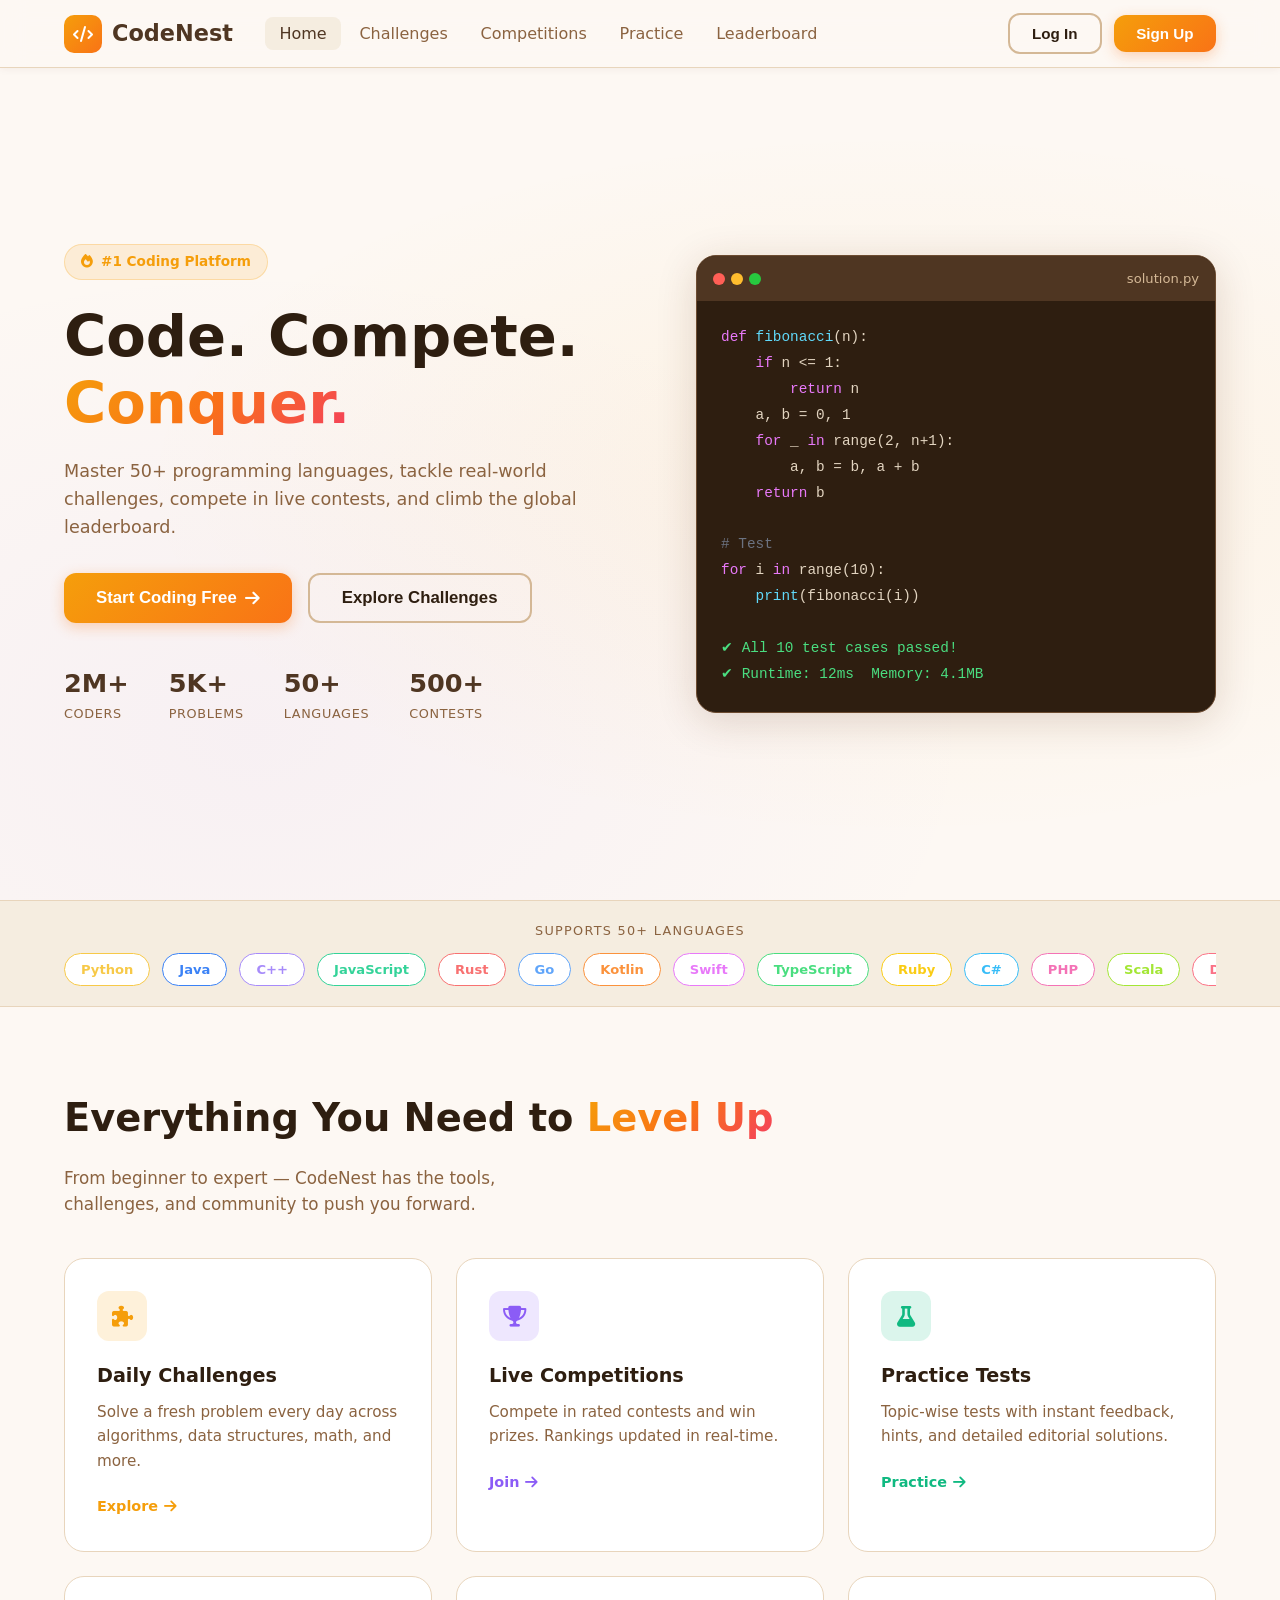
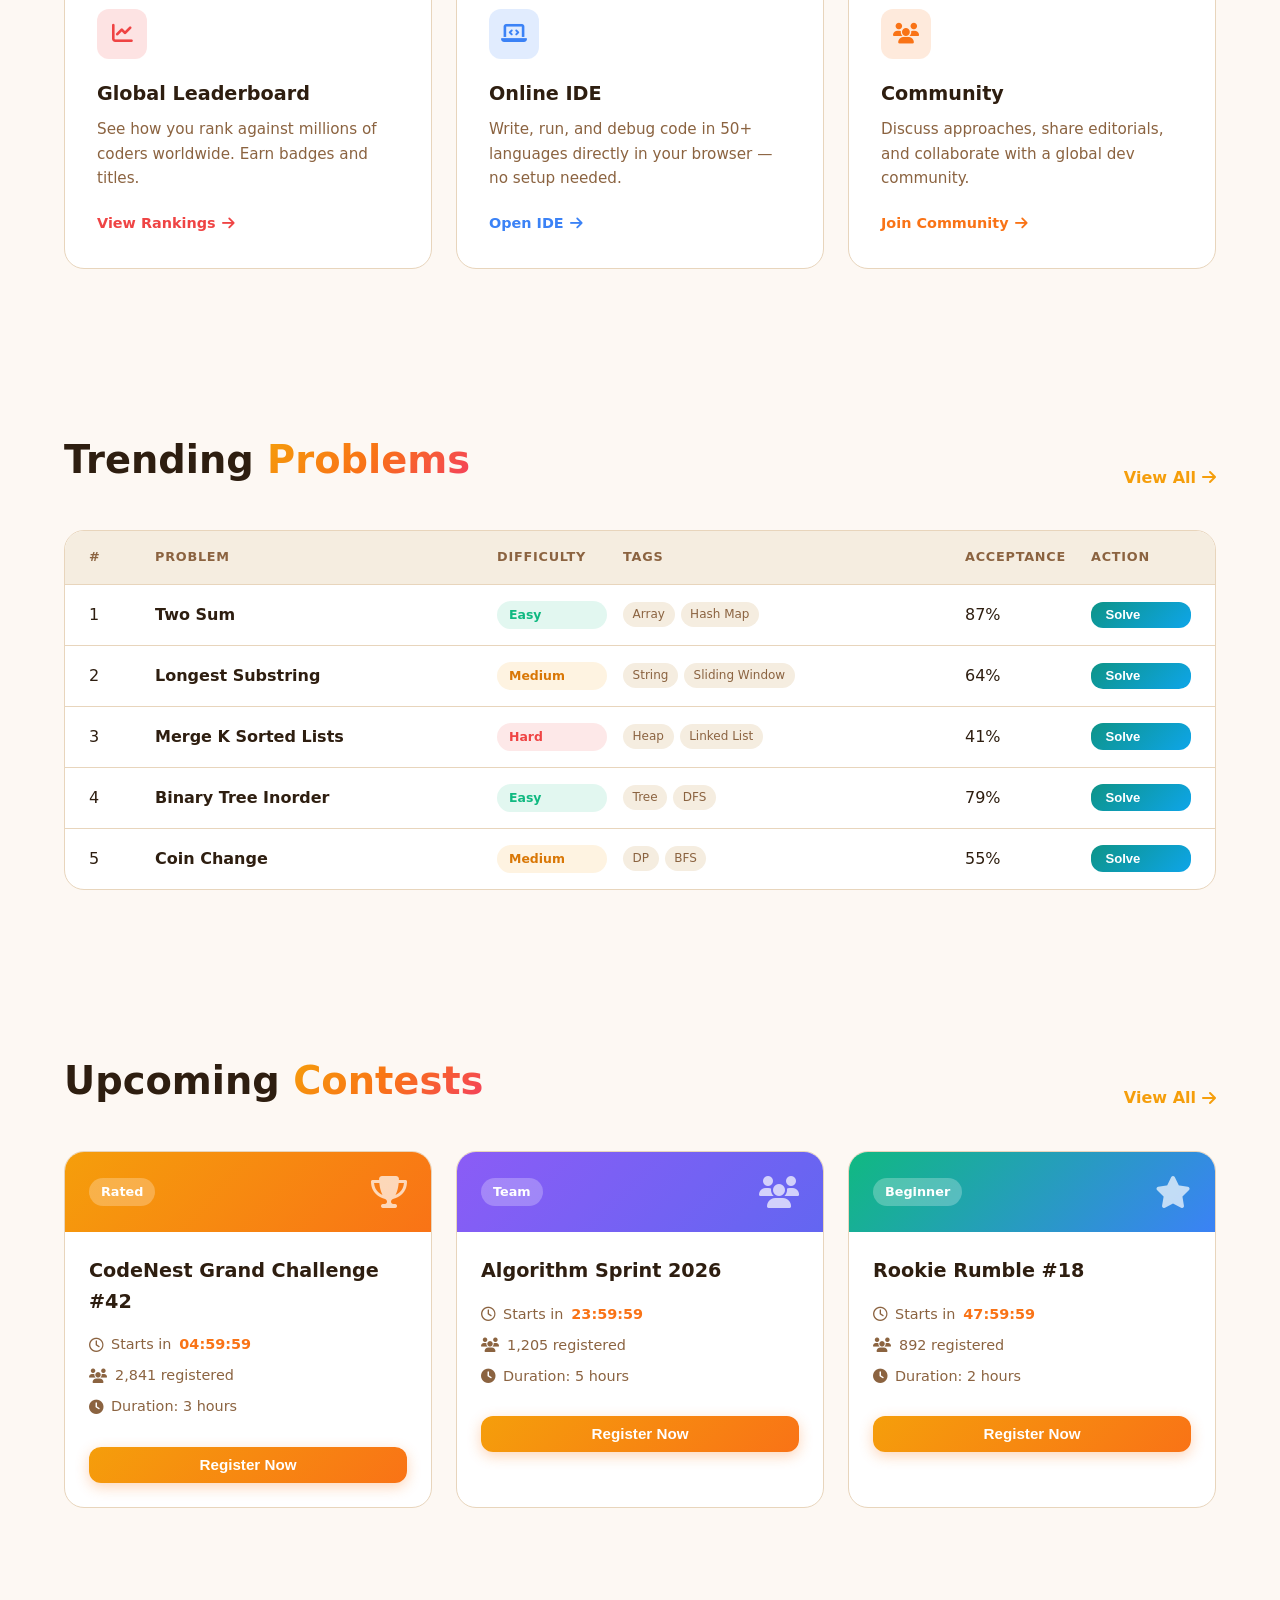
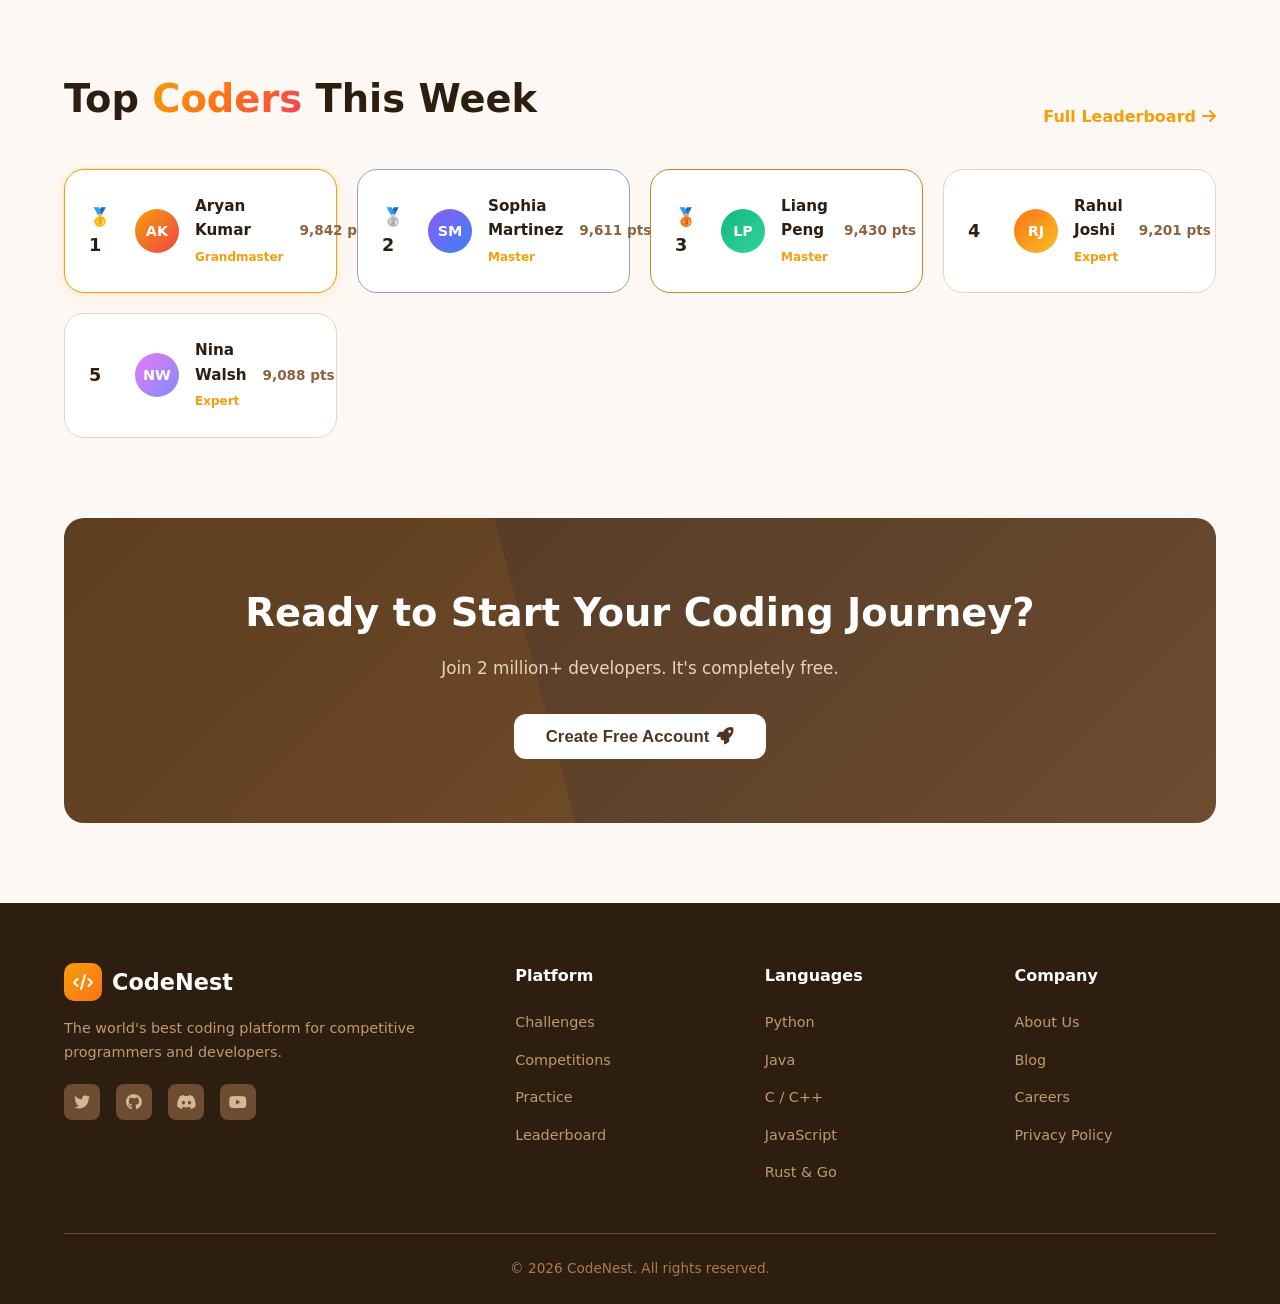
<file: index.html>
<!DOCTYPE html>
<html lang="en">
<head>
  <meta charset="UTF-8" />
  <meta name="viewport" content="width=device-width, initial-scale=1.0"/>
  <title>CodeNest – Code. Compete. Conquer.</title>
  <link rel="stylesheet" href="assets/css/style.css" />
  <link rel="stylesheet" href="https://cdnjs.cloudflare.com/ajax/libs/font-awesome/6.5.0/css/all.min.css"/>
</head>
<body>

  <!-- NAVBAR -->
  <nav class="navbar">
    <div class="nav-brand">
      <span class="brand-icon"><i class="fas fa-code"></i></span>
      <span class="brand-name">CodeNest</span>
    </div>
    <ul class="nav-links">
      <li><a href="index.html" class="active">Home</a></li>
      <li><a href="challenges.html">Challenges</a></li>
      <li><a href="competitions.html">Competitions</a></li>
      <li><a href="practice.html">Practice</a></li>
      <li><a href="leaderboard.html">Leaderboard</a></li>
    </ul>
    <div class="nav-actions">
      <button class="btn btn-outline" onclick="openModal('loginModal')">Log In</button>
      <button class="btn btn-primary" onclick="openModal('signupModal')">Sign Up</button>
    </div>
    <div class="hamburger" onclick="toggleMenu()">
      <span></span><span></span><span></span>
    </div>
  </nav>

  <!-- HERO -->
  <section class="hero">
    <div class="hero-content">
      <div class="hero-badge"><i class="fas fa-fire"></i> #1 Coding Platform</div>
      <h1>Code. Compete.<br/><span class="gradient-text">Conquer.</span></h1>
      <p>Master 50+ programming languages, tackle real-world challenges, compete in live contests, and climb the global leaderboard.</p>
      <div class="hero-buttons">
        <button class="btn btn-primary btn-lg" onclick="openModal('signupModal')">Start Coding Free <i class="fas fa-arrow-right"></i></button>
        <button class="btn btn-outline btn-lg" onclick="window.location='challenges.html'">Explore Challenges</button>
      </div>
      <div class="hero-stats">
        <div class="stat"><span class="stat-num">2M+</span><span class="stat-label">Coders</span></div>
        <div class="stat"><span class="stat-num">5K+</span><span class="stat-label">Problems</span></div>
        <div class="stat"><span class="stat-num">50+</span><span class="stat-label">Languages</span></div>
        <div class="stat"><span class="stat-num">500+</span><span class="stat-label">Contests</span></div>
      </div>
    </div>
    <div class="hero-visual">
      <div class="code-window">
        <div class="code-titlebar">
          <span class="dot red"></span><span class="dot yellow"></span><span class="dot green"></span>
          <span class="code-filename">solution.py</span>
        </div>
        <pre class="code-body"><span class="kw">def</span> <span class="fn">fibonacci</span>(n):
    <span class="kw">if</span> n &lt;= 1:
        <span class="kw">return</span> n
    a, b = 0, 1
    <span class="kw">for</span> _ <span class="kw">in</span> range(2, n+1):
        a, b = b, a + b
    <span class="kw">return</span> b

<span class="cm"># Test</span>
<span class="kw">for</span> i <span class="kw">in</span> range(10):
    <span class="fn">print</span>(fibonacci(i))

<span class="success">✔ All 10 test cases passed!</span>
<span class="success">✔ Runtime: 12ms  Memory: 4.1MB</span></pre>
      </div>
    </div>
  </section>

  <!-- LANGUAGES STRIP -->
  <section class="languages-strip">
    <p class="strip-label">Supports 50+ Languages</p>
    <div class="lang-scroll">
      <div class="lang-track">
        <span class="lang-pill" style="--c:#f7c948">Python</span>
        <span class="lang-pill" style="--c:#3b82f6">Java</span>
        <span class="lang-pill" style="--c:#a78bfa">C++</span>
        <span class="lang-pill" style="--c:#34d399">JavaScript</span>
        <span class="lang-pill" style="--c:#f87171">Rust</span>
        <span class="lang-pill" style="--c:#60a5fa">Go</span>
        <span class="lang-pill" style="--c:#fb923c">Kotlin</span>
        <span class="lang-pill" style="--c:#e879f9">Swift</span>
        <span class="lang-pill" style="--c:#4ade80">TypeScript</span>
        <span class="lang-pill" style="--c:#facc15">Ruby</span>
        <span class="lang-pill" style="--c:#38bdf8">C#</span>
        <span class="lang-pill" style="--c:#f472b6">PHP</span>
        <span class="lang-pill" style="--c:#a3e635">Scala</span>
        <span class="lang-pill" style="--c:#fb7185">Dart</span>
        <span class="lang-pill" style="--c:#818cf8">Haskell</span>
        <span class="lang-pill" style="--c:#fbbf24">R</span>
        <span class="lang-pill" style="--c:#f7c948">Python</span>
        <span class="lang-pill" style="--c:#3b82f6">Java</span>
        <span class="lang-pill" style="--c:#a78bfa">C++</span>
        <span class="lang-pill" style="--c:#34d399">JavaScript</span>
        <span class="lang-pill" style="--c:#f87171">Rust</span>
        <span class="lang-pill" style="--c:#60a5fa">Go</span>
        <span class="lang-pill" style="--c:#fb923c">Kotlin</span>
        <span class="lang-pill" style="--c:#e879f9">Swift</span>
      </div>
    </div>
  </section>

  <!-- FEATURES -->
  <section class="features section">
    <div class="section-header">
      <h2>Everything You Need to <span class="gradient-text">Level Up</span></h2>
      <p>From beginner to expert — CodeNest has the tools, challenges, and community to push you forward.</p>
    </div>
    <div class="features-grid">
      <div class="feature-card" style="--accent:#f59e0b">
        <div class="feature-icon" style="background:rgba(245,158,11,0.15)"><i class="fas fa-puzzle-piece" style="color:#f59e0b"></i></div>
        <h3>Daily Challenges</h3>
        <p>Solve a fresh problem every day across algorithms, data structures, math, and more.</p>
        <a href="challenges.html" class="feature-link">Explore <i class="fas fa-arrow-right"></i></a>
      </div>
      <div class="feature-card" style="--accent:#8b5cf6">
        <div class="feature-icon" style="background:rgba(139,92,246,0.15)"><i class="fas fa-trophy" style="color:#8b5cf6"></i></div>
        <h3>Live Competitions</h3>
        <p>Compete in rated contests and win prizes. Rankings updated in real-time.</p>
        <a href="competitions.html" class="feature-link">Join <i class="fas fa-arrow-right"></i></a>
      </div>
      <div class="feature-card" style="--accent:#10b981">
        <div class="feature-icon" style="background:rgba(16,185,129,0.15)"><i class="fas fa-flask" style="color:#10b981"></i></div>
        <h3>Practice Tests</h3>
        <p>Topic-wise tests with instant feedback, hints, and detailed editorial solutions.</p>
        <a href="practice.html" class="feature-link">Practice <i class="fas fa-arrow-right"></i></a>
      </div>
      <div class="feature-card" style="--accent:#ef4444">
        <div class="feature-icon" style="background:rgba(239,68,68,0.15)"><i class="fas fa-chart-line" style="color:#ef4444"></i></div>
        <h3>Global Leaderboard</h3>
        <p>See how you rank against millions of coders worldwide. Earn badges and titles.</p>
        <a href="leaderboard.html" class="feature-link">View Rankings <i class="fas fa-arrow-right"></i></a>
      </div>
      <div class="feature-card" style="--accent:#3b82f6">
        <div class="feature-icon" style="background:rgba(59,130,246,0.15)"><i class="fas fa-laptop-code" style="color:#3b82f6"></i></div>
        <h3>Online IDE</h3>
        <p>Write, run, and debug code in 50+ languages directly in your browser — no setup needed.</p>
        <a href="practice.html" class="feature-link">Open IDE <i class="fas fa-arrow-right"></i></a>
      </div>
      <div class="feature-card" style="--accent:#f97316">
        <div class="feature-icon" style="background:rgba(249,115,22,0.15)"><i class="fas fa-users" style="color:#f97316"></i></div>
        <h3>Community</h3>
        <p>Discuss approaches, share editorials, and collaborate with a global dev community.</p>
        <a href="#" class="feature-link">Join Community <i class="fas fa-arrow-right"></i></a>
      </div>
    </div>
  </section>

  <!-- TRENDING PROBLEMS -->
  <section class="problems-section section">
    <div class="section-header">
      <h2>Trending <span class="gradient-text">Problems</span></h2>
      <a href="challenges.html" class="view-all">View All <i class="fas fa-arrow-right"></i></a>
    </div>
    <div class="problems-table">
      <div class="table-header">
        <span>#</span><span>Problem</span><span>Difficulty</span><span>Tags</span><span>Acceptance</span><span>Action</span>
      </div>
      <div class="table-row">
        <span>1</span>
        <span class="prob-name">Two Sum</span>
        <span class="badge easy">Easy</span>
        <span class="tags"><span class="tag">Array</span><span class="tag">Hash Map</span></span>
        <span>87%</span>
        <button class="btn btn-sm btn-teal" onclick="window.location='challenges.html'">Solve</button>
      </div>
      <div class="table-row">
        <span>2</span>
        <span class="prob-name">Longest Substring</span>
        <span class="badge medium">Medium</span>
        <span class="tags"><span class="tag">String</span><span class="tag">Sliding Window</span></span>
        <span>64%</span>
        <button class="btn btn-sm btn-teal" onclick="window.location='challenges.html'">Solve</button>
      </div>
      <div class="table-row">
        <span>3</span>
        <span class="prob-name">Merge K Sorted Lists</span>
        <span class="badge hard">Hard</span>
        <span class="tags"><span class="tag">Heap</span><span class="tag">Linked List</span></span>
        <span>41%</span>
        <button class="btn btn-sm btn-teal" onclick="window.location='challenges.html'">Solve</button>
      </div>
      <div class="table-row">
        <span>4</span>
        <span class="prob-name">Binary Tree Inorder</span>
        <span class="badge easy">Easy</span>
        <span class="tags"><span class="tag">Tree</span><span class="tag">DFS</span></span>
        <span>79%</span>
        <button class="btn btn-sm btn-teal" onclick="window.location='challenges.html'">Solve</button>
      </div>
      <div class="table-row">
        <span>5</span>
        <span class="prob-name">Coin Change</span>
        <span class="badge medium">Medium</span>
        <span class="tags"><span class="tag">DP</span><span class="tag">BFS</span></span>
        <span>55%</span>
        <button class="btn btn-sm btn-teal" onclick="window.location='challenges.html'">Solve</button>
      </div>
    </div>
  </section>

  <!-- UPCOMING CONTESTS -->
  <section class="contests-section section">
    <div class="section-header">
      <h2>Upcoming <span class="gradient-text">Contests</span></h2>
      <a href="competitions.html" class="view-all">View All <i class="fas fa-arrow-right"></i></a>
    </div>
    <div class="contests-grid">
      <div class="contest-card">
        <div class="contest-header" style="background: linear-gradient(135deg,#f59e0b,#f97316)">
          <span class="contest-type">Rated</span>
          <i class="fas fa-trophy contest-icon"></i>
        </div>
        <div class="contest-body">
          <h3>CodeNest Grand Challenge #42</h3>
          <p><i class="far fa-clock"></i> Starts in <span class="countdown" data-hours="5">05:23:10</span></p>
          <p><i class="fas fa-users"></i> 2,841 registered</p>
          <p><i class="fas fa-clock"></i> Duration: 3 hours</p>
          <button class="btn btn-primary" onclick="window.location='competitions.html'">Register Now</button>
        </div>
      </div>
      <div class="contest-card">
        <div class="contest-header" style="background: linear-gradient(135deg,#8b5cf6,#6366f1)">
          <span class="contest-type">Team</span>
          <i class="fas fa-users contest-icon"></i>
        </div>
        <div class="contest-body">
          <h3>Algorithm Sprint 2026</h3>
          <p><i class="far fa-clock"></i> Starts in <span class="countdown" data-hours="24">23:59:59</span></p>
          <p><i class="fas fa-users"></i> 1,205 registered</p>
          <p><i class="fas fa-clock"></i> Duration: 5 hours</p>
          <button class="btn btn-primary" onclick="window.location='competitions.html'">Register Now</button>
        </div>
      </div>
      <div class="contest-card">
        <div class="contest-header" style="background: linear-gradient(135deg,#10b981,#3b82f6)">
          <span class="contest-type">Beginner</span>
          <i class="fas fa-star contest-icon"></i>
        </div>
        <div class="contest-body">
          <h3>Rookie Rumble #18</h3>
          <p><i class="far fa-clock"></i> Starts in <span class="countdown" data-hours="48">47:30:00</span></p>
          <p><i class="fas fa-users"></i> 892 registered</p>
          <p><i class="fas fa-clock"></i> Duration: 2 hours</p>
          <button class="btn btn-primary" onclick="window.location='competitions.html'">Register Now</button>
        </div>
      </div>
    </div>
  </section>

  <!-- TOP CODERS -->
  <section class="top-coders section">
    <div class="section-header">
      <h2>Top <span class="gradient-text">Coders</span> This Week</h2>
      <a href="leaderboard.html" class="view-all">Full Leaderboard <i class="fas fa-arrow-right"></i></a>
    </div>
    <div class="coders-grid">
      <div class="coder-card rank-1">
        <div class="coder-rank">🥇 1</div>
        <div class="coder-avatar" style="background:linear-gradient(135deg,#f59e0b,#ef4444)">AK</div>
        <div class="coder-info">
          <h4>Aryan Kumar</h4>
          <span class="coder-title">Grandmaster</span>
        </div>
        <div class="coder-score">9,842 pts</div>
      </div>
      <div class="coder-card rank-2">
        <div class="coder-rank">🥈 2</div>
        <div class="coder-avatar" style="background:linear-gradient(135deg,#8b5cf6,#3b82f6)">SM</div>
        <div class="coder-info">
          <h4>Sophia Martinez</h4>
          <span class="coder-title">Master</span>
        </div>
        <div class="coder-score">9,611 pts</div>
      </div>
      <div class="coder-card rank-3">
        <div class="coder-rank">🥉 3</div>
        <div class="coder-avatar" style="background:linear-gradient(135deg,#10b981,#34d399)">LP</div>
        <div class="coder-info">
          <h4>Liang Peng</h4>
          <span class="coder-title">Master</span>
        </div>
        <div class="coder-score">9,430 pts</div>
      </div>
      <div class="coder-card">
        <div class="coder-rank">4</div>
        <div class="coder-avatar" style="background:linear-gradient(135deg,#f97316,#fbbf24)">RJ</div>
        <div class="coder-info">
          <h4>Rahul Joshi</h4>
          <span class="coder-title">Expert</span>
        </div>
        <div class="coder-score">9,201 pts</div>
      </div>
      <div class="coder-card">
        <div class="coder-rank">5</div>
        <div class="coder-avatar" style="background:linear-gradient(135deg,#e879f9,#818cf8)">NW</div>
        <div class="coder-info">
          <h4>Nina Walsh</h4>
          <span class="coder-title">Expert</span>
        </div>
        <div class="coder-score">9,088 pts</div>
      </div>
    </div>
  </section>

  <!-- CTA BANNER -->
  <section class="cta-banner">
    <div class="cta-content">
      <h2>Ready to Start Your Coding Journey?</h2>
      <p>Join 2 million+ developers. It's completely free.</p>
      <button class="btn btn-white btn-lg" onclick="openModal('signupModal')">Create Free Account <i class="fas fa-rocket"></i></button>
    </div>
  </section>

  <!-- FOOTER -->
  <footer class="footer">
    <div class="footer-grid">
      <div class="footer-brand">
        <div class="nav-brand" style="margin-bottom:1rem">
          <span class="brand-icon"><i class="fas fa-code"></i></span>
          <span class="brand-name">CodeNest</span>
        </div>
        <p>The world's best coding platform for competitive programmers and developers.</p>
        <div class="social-links">
          <a href="#"><i class="fab fa-twitter"></i></a>
          <a href="#"><i class="fab fa-github"></i></a>
          <a href="#"><i class="fab fa-discord"></i></a>
          <a href="#"><i class="fab fa-youtube"></i></a>
        </div>
      </div>
      <div class="footer-col">
        <h4>Platform</h4>
        <ul>
          <li><a href="challenges.html">Challenges</a></li>
          <li><a href="competitions.html">Competitions</a></li>
          <li><a href="practice.html">Practice</a></li>
          <li><a href="leaderboard.html">Leaderboard</a></li>
        </ul>
      </div>
      <div class="footer-col">
        <h4>Languages</h4>
        <ul>
          <li><a href="#">Python</a></li>
          <li><a href="#">Java</a></li>
          <li><a href="#">C / C++</a></li>
          <li><a href="#">JavaScript</a></li>
          <li><a href="#">Rust & Go</a></li>
        </ul>
      </div>
      <div class="footer-col">
        <h4>Company</h4>
        <ul>
          <li><a href="#">About Us</a></li>
          <li><a href="#">Blog</a></li>
          <li><a href="#">Careers</a></li>
          <li><a href="#">Privacy Policy</a></li>
        </ul>
      </div>
    </div>
    <div class="footer-bottom">
      <p>&copy; 2026 CodeNest. All rights reserved.</p>
    </div>
  </footer>

  <!-- LOGIN MODAL -->
  <div class="modal-overlay" id="loginModal">
    <div class="modal">
      <button class="modal-close" onclick="closeModal('loginModal')"><i class="fas fa-times"></i></button>
      <h2>Welcome Back <i class="fas fa-code"></i></h2>
      <p class="modal-sub">Log in to continue coding</p>
      <form onsubmit="handleLogin(event)">
        <div class="form-group">
          <label>Email / Username</label>
          <input type="text" placeholder="you@codenest.io" required />
        </div>
        <div class="form-group">
          <label>Password</label>
          <input type="password" placeholder="••••••••" required />
        </div>
        <button type="submit" class="btn btn-primary btn-block">Log In</button>
      </form>
      <p class="modal-footer-text">Don't have an account? <a onclick="switchModal('loginModal','signupModal')">Sign Up</a></p>
    </div>
  </div>

  <!-- SIGNUP MODAL -->
  <div class="modal-overlay" id="signupModal">
    <div class="modal">
      <button class="modal-close" onclick="closeModal('signupModal')"><i class="fas fa-times"></i></button>
      <h2>Join CodeNest <i class="fas fa-rocket"></i></h2>
      <p class="modal-sub">Create your free account</p>
      <form onsubmit="handleSignup(event)">
        <div class="form-group">
          <label>Username</label>
          <input type="text" placeholder="coder_legend" required />
        </div>
        <div class="form-group">
          <label>Email</label>
          <input type="email" placeholder="you@example.com" required />
        </div>
        <div class="form-group">
          <label>Password</label>
          <input type="password" placeholder="••••••••" required />
        </div>
        <button type="submit" class="btn btn-primary btn-block">Create Account</button>
      </form>
      <p class="modal-footer-text">Already have an account? <a onclick="switchModal('signupModal','loginModal')">Log In</a></p>
    </div>
  </div>

  <script src="assets/js/main.js"></script>
</body>
</html>
</file>
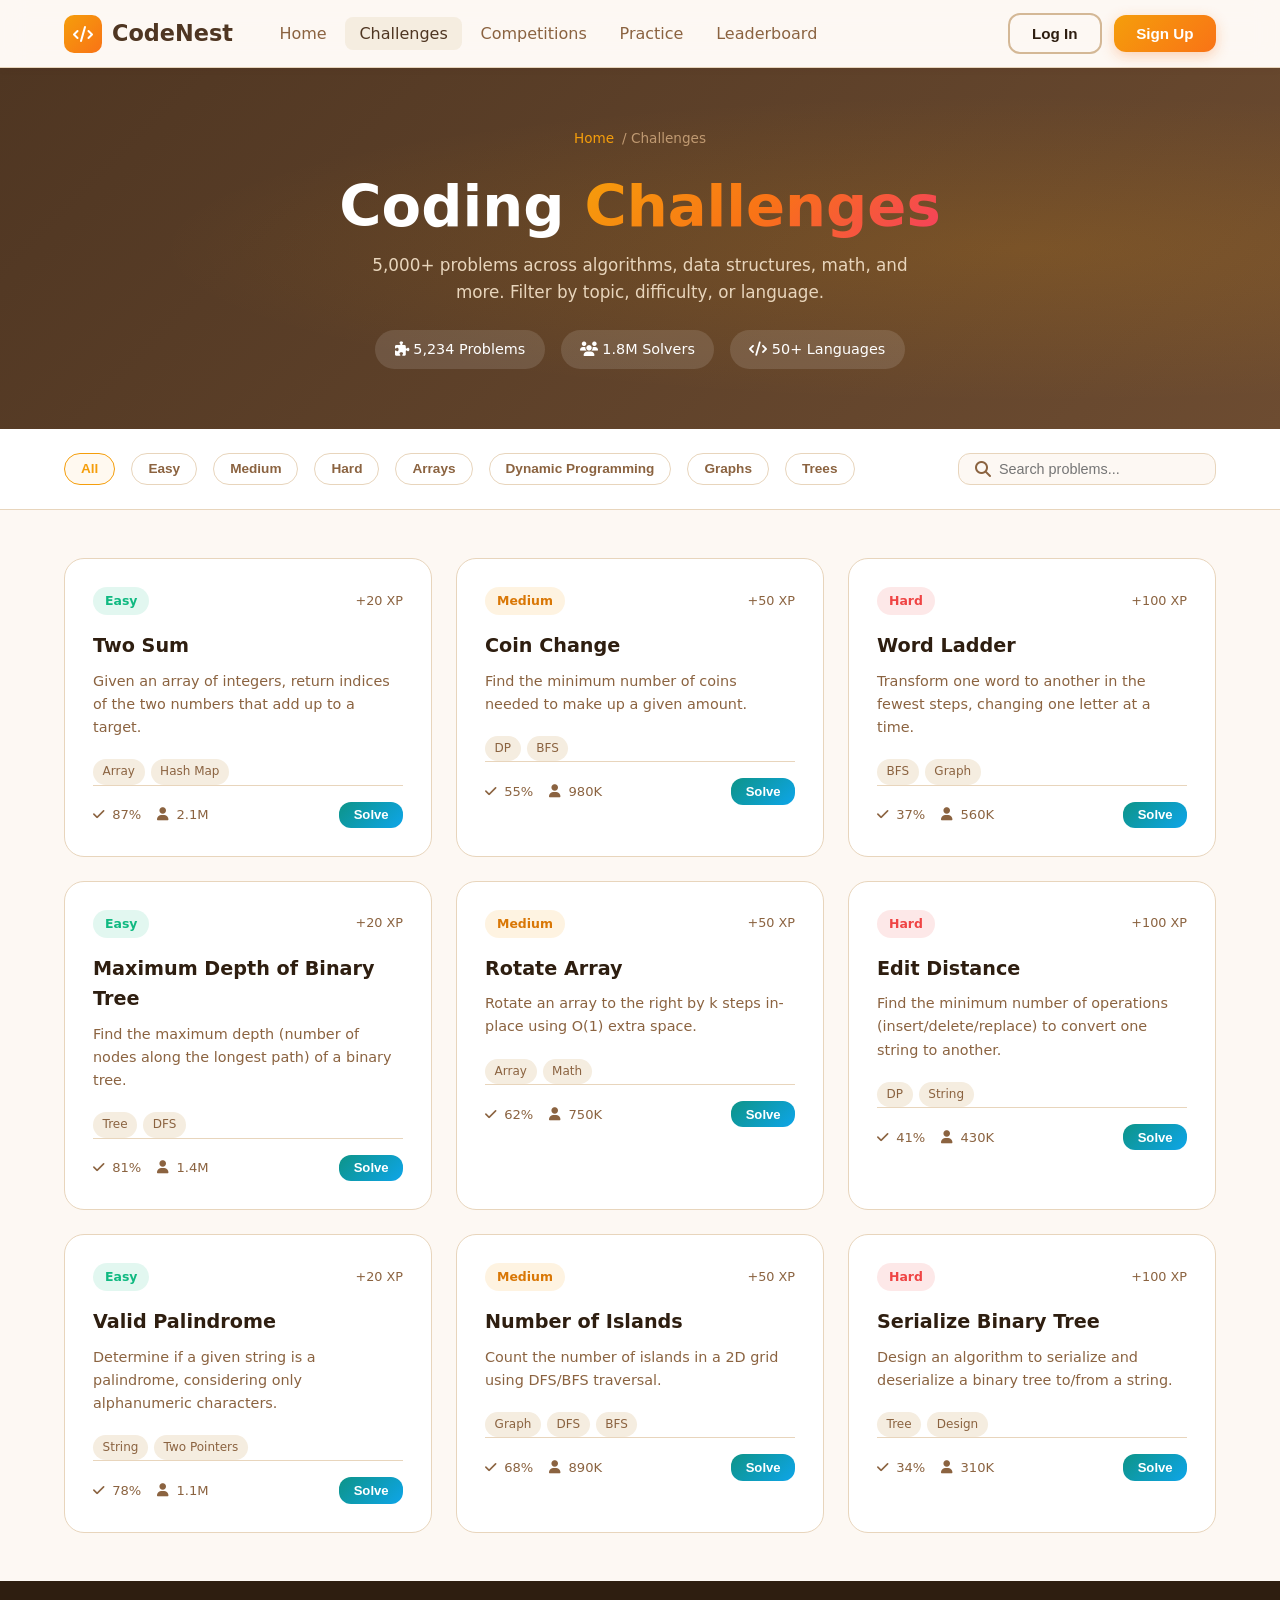
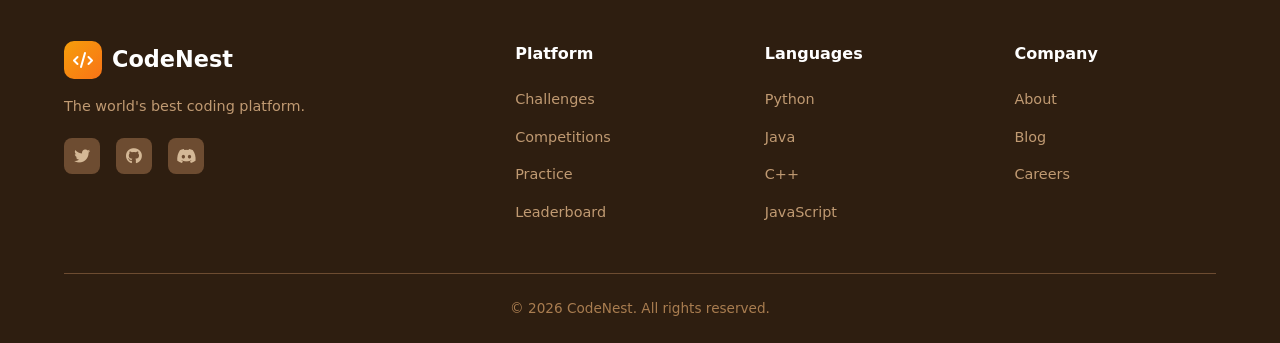
<file: challenges.html>
<!DOCTYPE html>
<html lang="en">
<head>
  <meta charset="UTF-8"/>
  <meta name="viewport" content="width=device-width, initial-scale=1.0"/>
  <title>Challenges – CodeNest</title>
  <link rel="stylesheet" href="assets/css/style.css"/>
  <link rel="stylesheet" href="https://cdnjs.cloudflare.com/ajax/libs/font-awesome/6.5.0/css/all.min.css"/>
</head>
<body>

  <!-- NAVBAR -->
  <nav class="navbar">
    <div class="nav-brand">
      <span class="brand-icon"><i class="fas fa-code"></i></span>
      <span class="brand-name">CodeNest</span>
    </div>
    <ul class="nav-links">
      <li><a href="index.html">Home</a></li>
      <li><a href="challenges.html" class="active">Challenges</a></li>
      <li><a href="competitions.html">Competitions</a></li>
      <li><a href="practice.html">Practice</a></li>
      <li><a href="leaderboard.html">Leaderboard</a></li>
    </ul>
    <div class="nav-actions">
      <button class="btn btn-outline" onclick="openModal('loginModal')">Log In</button>
      <button class="btn btn-primary" onclick="openModal('signupModal')">Sign Up</button>
    </div>
    <div class="hamburger" onclick="toggleMenu()">
      <span></span><span></span><span></span>
    </div>
  </nav>

  <!-- PAGE HERO -->
  <section class="page-hero">
    <div class="page-hero-content">
      <div class="breadcrumb"><a href="index.html">Home</a> / Challenges</div>
      <h1>Coding <span class="gradient-text">Challenges</span></h1>
      <p>5,000+ problems across algorithms, data structures, math, and more. Filter by topic, difficulty, or language.</p>
      <div style="display:flex;gap:1rem;justify-content:center;flex-wrap:wrap">
        <div style="background:rgba(255,255,255,0.12);color:white;padding:.5rem 1.2rem;border-radius:50px;font-size:.9rem"><i class="fas fa-puzzle-piece"></i> 5,234 Problems</div>
        <div style="background:rgba(255,255,255,0.12);color:white;padding:.5rem 1.2rem;border-radius:50px;font-size:.9rem"><i class="fas fa-users"></i> 1.8M Solvers</div>
        <div style="background:rgba(255,255,255,0.12);color:white;padding:.5rem 1.2rem;border-radius:50px;font-size:.9rem"><i class="fas fa-code"></i> 50+ Languages</div>
      </div>
    </div>
  </section>

  <!-- FILTER BAR -->
  <div class="filter-bar">
    <button class="filter-btn active" data-filter="all">All</button>
    <button class="filter-btn" data-filter="easy">Easy</button>
    <button class="filter-btn" data-filter="medium">Medium</button>
    <button class="filter-btn" data-filter="hard">Hard</button>
    <button class="filter-btn" data-filter="array">Arrays</button>
    <button class="filter-btn" data-filter="dp">Dynamic Programming</button>
    <button class="filter-btn" data-filter="graph">Graphs</button>
    <button class="filter-btn" data-filter="tree">Trees</button>
    <div class="search-bar">
      <i class="fas fa-search"></i>
      <input type="text" placeholder="Search problems..."/>
    </div>
  </div>

  <!-- CHALLENGES GRID -->
  <div class="challenges-grid">

    <div class="challenge-card" data-difficulty="easy" data-category="array">
      <div class="challenge-meta">
        <span class="badge easy">Easy</span>
        <span style="font-size:.8rem;color:var(--text-muted)">+20 XP</span>
      </div>
      <h3>Two Sum</h3>
      <p>Given an array of integers, return indices of the two numbers that add up to a target.</p>
      <div class="tags"><span class="tag">Array</span><span class="tag">Hash Map</span></div>
      <div class="challenge-footer">
        <div class="challenge-stats">
          <span><i class="fas fa-check"></i> 87%</span>
          <span><i class="fas fa-user"></i> 2.1M</span>
        </div>
        <button class="btn btn-sm btn-teal" onclick="openSolver('Two Sum')">Solve</button>
      </div>
    </div>

    <div class="challenge-card" data-difficulty="medium" data-category="dp">
      <div class="challenge-meta">
        <span class="badge medium">Medium</span>
        <span style="font-size:.8rem;color:var(--text-muted)">+50 XP</span>
      </div>
      <h3>Coin Change</h3>
      <p>Find the minimum number of coins needed to make up a given amount.</p>
      <div class="tags"><span class="tag">DP</span><span class="tag">BFS</span></div>
      <div class="challenge-footer">
        <div class="challenge-stats">
          <span><i class="fas fa-check"></i> 55%</span>
          <span><i class="fas fa-user"></i> 980K</span>
        </div>
        <button class="btn btn-sm btn-teal" onclick="openSolver('Coin Change')">Solve</button>
      </div>
    </div>

    <div class="challenge-card" data-difficulty="hard" data-category="graph">
      <div class="challenge-meta">
        <span class="badge hard">Hard</span>
        <span style="font-size:.8rem;color:var(--text-muted)">+100 XP</span>
      </div>
      <h3>Word Ladder</h3>
      <p>Transform one word to another in the fewest steps, changing one letter at a time.</p>
      <div class="tags"><span class="tag">BFS</span><span class="tag">Graph</span></div>
      <div class="challenge-footer">
        <div class="challenge-stats">
          <span><i class="fas fa-check"></i> 37%</span>
          <span><i class="fas fa-user"></i> 560K</span>
        </div>
        <button class="btn btn-sm btn-teal" onclick="openSolver('Word Ladder')">Solve</button>
      </div>
    </div>

    <div class="challenge-card" data-difficulty="easy" data-category="tree">
      <div class="challenge-meta">
        <span class="badge easy">Easy</span>
        <span style="font-size:.8rem;color:var(--text-muted)">+20 XP</span>
      </div>
      <h3>Maximum Depth of Binary Tree</h3>
      <p>Find the maximum depth (number of nodes along the longest path) of a binary tree.</p>
      <div class="tags"><span class="tag">Tree</span><span class="tag">DFS</span></div>
      <div class="challenge-footer">
        <div class="challenge-stats">
          <span><i class="fas fa-check"></i> 81%</span>
          <span><i class="fas fa-user"></i> 1.4M</span>
        </div>
        <button class="btn btn-sm btn-teal" onclick="openSolver('Max Depth')">Solve</button>
      </div>
    </div>

    <div class="challenge-card" data-difficulty="medium" data-category="array">
      <div class="challenge-meta">
        <span class="badge medium">Medium</span>
        <span style="font-size:.8rem;color:var(--text-muted)">+50 XP</span>
      </div>
      <h3>Rotate Array</h3>
      <p>Rotate an array to the right by k steps in-place using O(1) extra space.</p>
      <div class="tags"><span class="tag">Array</span><span class="tag">Math</span></div>
      <div class="challenge-footer">
        <div class="challenge-stats">
          <span><i class="fas fa-check"></i> 62%</span>
          <span><i class="fas fa-user"></i> 750K</span>
        </div>
        <button class="btn btn-sm btn-teal" onclick="openSolver('Rotate Array')">Solve</button>
      </div>
    </div>

    <div class="challenge-card" data-difficulty="hard" data-category="dp">
      <div class="challenge-meta">
        <span class="badge hard">Hard</span>
        <span style="font-size:.8rem;color:var(--text-muted)">+100 XP</span>
      </div>
      <h3>Edit Distance</h3>
      <p>Find the minimum number of operations (insert/delete/replace) to convert one string to another.</p>
      <div class="tags"><span class="tag">DP</span><span class="tag">String</span></div>
      <div class="challenge-footer">
        <div class="challenge-stats">
          <span><i class="fas fa-check"></i> 41%</span>
          <span><i class="fas fa-user"></i> 430K</span>
        </div>
        <button class="btn btn-sm btn-teal" onclick="openSolver('Edit Distance')">Solve</button>
      </div>
    </div>

    <div class="challenge-card" data-difficulty="easy" data-category="array">
      <div class="challenge-meta">
        <span class="badge easy">Easy</span>
        <span style="font-size:.8rem;color:var(--text-muted)">+20 XP</span>
      </div>
      <h3>Valid Palindrome</h3>
      <p>Determine if a given string is a palindrome, considering only alphanumeric characters.</p>
      <div class="tags"><span class="tag">String</span><span class="tag">Two Pointers</span></div>
      <div class="challenge-footer">
        <div class="challenge-stats">
          <span><i class="fas fa-check"></i> 78%</span>
          <span><i class="fas fa-user"></i> 1.1M</span>
        </div>
        <button class="btn btn-sm btn-teal" onclick="openSolver('Valid Palindrome')">Solve</button>
      </div>
    </div>

    <div class="challenge-card" data-difficulty="medium" data-category="graph">
      <div class="challenge-meta">
        <span class="badge medium">Medium</span>
        <span style="font-size:.8rem;color:var(--text-muted)">+50 XP</span>
      </div>
      <h3>Number of Islands</h3>
      <p>Count the number of islands in a 2D grid using DFS/BFS traversal.</p>
      <div class="tags"><span class="tag">Graph</span><span class="tag">DFS</span><span class="tag">BFS</span></div>
      <div class="challenge-footer">
        <div class="challenge-stats">
          <span><i class="fas fa-check"></i> 68%</span>
          <span><i class="fas fa-user"></i> 890K</span>
        </div>
        <button class="btn btn-sm btn-teal" onclick="openSolver('Number of Islands')">Solve</button>
      </div>
    </div>

    <div class="challenge-card" data-difficulty="hard" data-category="tree">
      <div class="challenge-meta">
        <span class="badge hard">Hard</span>
        <span style="font-size:.8rem;color:var(--text-muted)">+100 XP</span>
      </div>
      <h3>Serialize Binary Tree</h3>
      <p>Design an algorithm to serialize and deserialize a binary tree to/from a string.</p>
      <div class="tags"><span class="tag">Tree</span><span class="tag">Design</span></div>
      <div class="challenge-footer">
        <div class="challenge-stats">
          <span><i class="fas fa-check"></i> 34%</span>
          <span><i class="fas fa-user"></i> 310K</span>
        </div>
        <button class="btn btn-sm btn-teal" onclick="openSolver('Serialize Tree')">Solve</button>
      </div>
    </div>

  </div>

  <!-- SOLVER MODAL -->
  <div class="modal-overlay" id="solverModal">
    <div class="modal" style="max-width:720px;width:95%">
      <button class="modal-close" onclick="closeModal('solverModal')"><i class="fas fa-times"></i></button>
      <h2 id="solver-title">Two Sum</h2>
      <p class="modal-sub">Choose your language and write your solution below.</p>
      <div style="display:flex;gap:1rem;align-items:center;margin-bottom:1rem">
        <select id="lang-select" class="lang-select" style="background:var(--brown-100);color:var(--text);border:1.5px solid var(--border);padding:.5rem 1rem;border-radius:8px;font-size:.9rem">
          <option value="python">Python</option>
          <option value="javascript">JavaScript</option>
          <option value="java">Java</option>
          <option value="cpp">C++</option>
          <option value="go">Go</option>
          <option value="rust">Rust</option>
          <option value="kotlin">Kotlin</option>
          <option value="swift">Swift</option>
        </select>
        <button class="btn btn-primary btn-sm" onclick="runCode()"><i class="fas fa-play"></i> Run</button>
        <button class="btn btn-outline btn-sm" onclick="submitCode()"><i class="fas fa-paper-plane"></i> Submit</button>
        <button class="btn btn-outline btn-sm" onclick="clearCode()"><i class="fas fa-trash"></i> Clear</button>
      </div>
      <div class="ide-panel" style="border-radius:12px;overflow:hidden;margin-bottom:1rem">
        <div class="panel-header">
          <span><i class="fas fa-code"></i> Editor</span>
        </div>
        <textarea id="code-editor" spellcheck="false" placeholder="# Write your solution here...
def twoSum(nums, target):
    seen = {}
    for i, num in enumerate(nums):
        if target - num in seen:
            return [seen[target - num], i]
        seen[num] = i"></textarea>
      </div>
      <div class="output-panel" style="border-radius:12px;overflow:hidden">
        <div class="panel-header"><span><i class="fas fa-terminal"></i> Output</span></div>
        <div class="output-content" id="code-output"><span style="color:#6b7280">Output will appear here after running...</span></div>
      </div>
    </div>
  </div>

  <!-- LOGIN/SIGNUP MODALS -->
  <div class="modal-overlay" id="loginModal">
    <div class="modal">
      <button class="modal-close" onclick="closeModal('loginModal')"><i class="fas fa-times"></i></button>
      <h2>Welcome Back <i class="fas fa-code"></i></h2>
      <p class="modal-sub">Log in to continue coding</p>
      <form onsubmit="handleLogin(event)">
        <div class="form-group"><label>Email</label><input type="email" placeholder="you@example.com" required/></div>
        <div class="form-group"><label>Password</label><input type="password" placeholder="••••••••" required/></div>
        <button type="submit" class="btn btn-primary btn-block">Log In</button>
      </form>
      <p class="modal-footer-text">New here? <a onclick="switchModal('loginModal','signupModal')">Sign Up</a></p>
    </div>
  </div>
  <div class="modal-overlay" id="signupModal">
    <div class="modal">
      <button class="modal-close" onclick="closeModal('signupModal')"><i class="fas fa-times"></i></button>
      <h2>Join CodeNest <i class="fas fa-rocket"></i></h2>
      <p class="modal-sub">Create your free account</p>
      <form onsubmit="handleSignup(event)">
        <div class="form-group"><label>Username</label><input type="text" placeholder="coder_legend" required/></div>
        <div class="form-group"><label>Email</label><input type="email" placeholder="you@example.com" required/></div>
        <div class="form-group"><label>Password</label><input type="password" placeholder="••••••••" required/></div>
        <button type="submit" class="btn btn-primary btn-block">Create Account</button>
      </form>
      <p class="modal-footer-text">Already have one? <a onclick="switchModal('signupModal','loginModal')">Log In</a></p>
    </div>
  </div>

  <!-- FOOTER -->
  <footer class="footer">
    <div class="footer-grid">
      <div class="footer-brand">
        <div class="nav-brand" style="margin-bottom:1rem"><span class="brand-icon"><i class="fas fa-code"></i></span><span class="brand-name">CodeNest</span></div>
        <p>The world's best coding platform.</p>
        <div class="social-links">
          <a href="#"><i class="fab fa-twitter"></i></a>
          <a href="#"><i class="fab fa-github"></i></a>
          <a href="#"><i class="fab fa-discord"></i></a>
        </div>
      </div>
      <div class="footer-col"><h4>Platform</h4><ul><li><a href="challenges.html">Challenges</a></li><li><a href="competitions.html">Competitions</a></li><li><a href="practice.html">Practice</a></li><li><a href="leaderboard.html">Leaderboard</a></li></ul></div>
      <div class="footer-col"><h4>Languages</h4><ul><li><a href="#">Python</a></li><li><a href="#">Java</a></li><li><a href="#">C++</a></li><li><a href="#">JavaScript</a></li></ul></div>
      <div class="footer-col"><h4>Company</h4><ul><li><a href="#">About</a></li><li><a href="#">Blog</a></li><li><a href="#">Careers</a></li></ul></div>
    </div>
    <div class="footer-bottom"><p>&copy; 2026 CodeNest. All rights reserved.</p></div>
  </footer>

  <script src="assets/js/main.js"></script>
  <script>
    function openSolver(title) {
      document.getElementById('solver-title').textContent = title;
      openModal('solverModal');
    }
  </script>
</body>
</html>
</file>
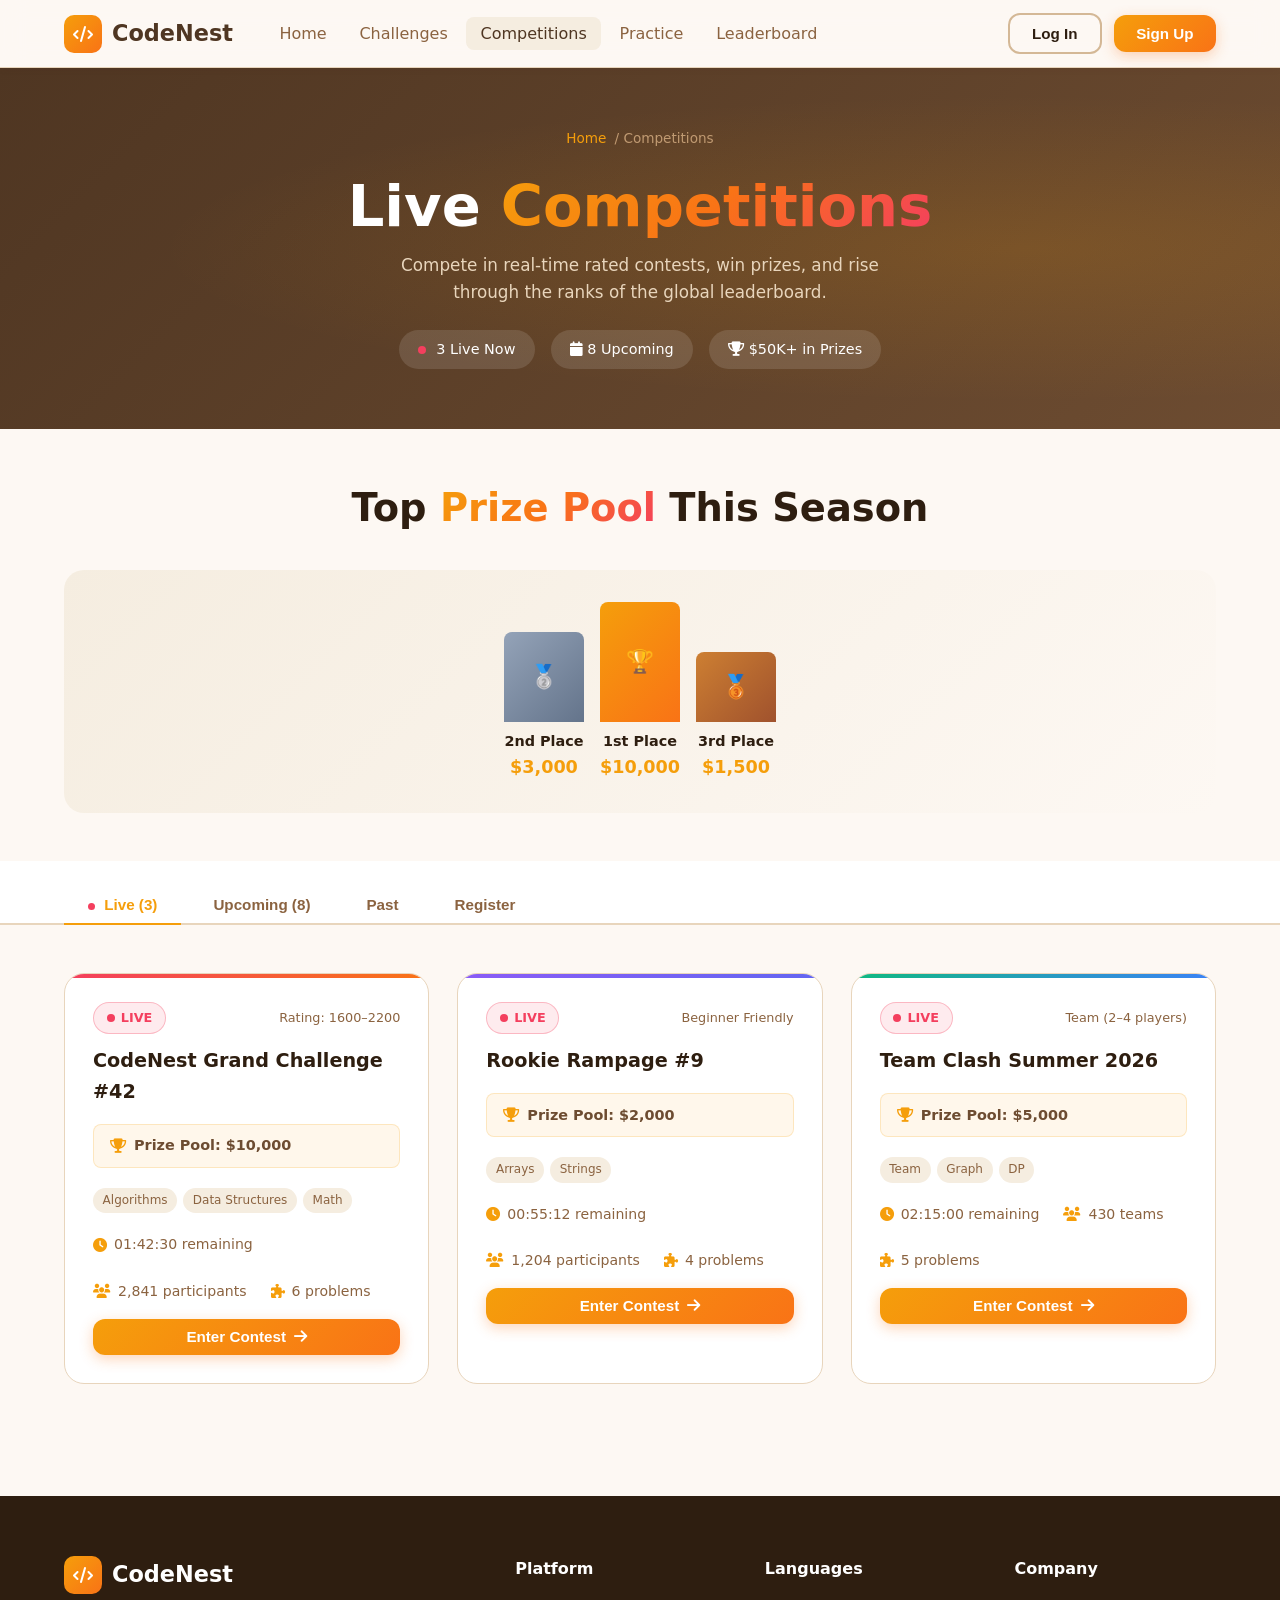
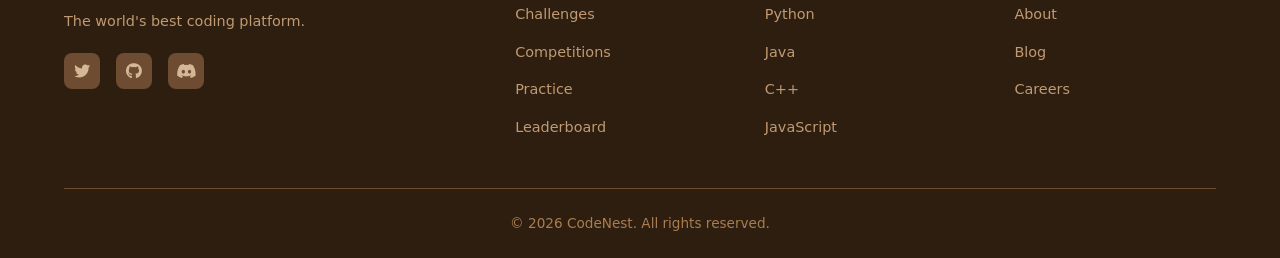
<file: competitions.html>
<!DOCTYPE html>
<html lang="en">
<head>
  <meta charset="UTF-8"/>
  <meta name="viewport" content="width=device-width, initial-scale=1.0"/>
  <title>Competitions – CodeNest</title>
  <link rel="stylesheet" href="assets/css/style.css"/>
  <link rel="stylesheet" href="https://cdnjs.cloudflare.com/ajax/libs/font-awesome/6.5.0/css/all.min.css"/>
  <style>
    .comp-tabs {
      display: flex;
      gap: 0.5rem;
      padding: 1.5rem 5% 0;
      border-bottom: 2px solid var(--border);
      background: var(--surface);
    }
    .comp-tab {
      padding: 0.65rem 1.5rem;
      border: none;
      background: transparent;
      font-size: 0.95rem;
      font-weight: 600;
      color: var(--text-muted);
      cursor: pointer;
      border-bottom: 2px solid transparent;
      margin-bottom: -2px;
      transition: all 0.2s;
    }
    .comp-tab.active { color: var(--amber); border-bottom-color: var(--amber); }
    .comp-tab:hover { color: var(--brown-700); }

    .comp-section { display: none; padding: 3rem 5%; }
    .comp-section.active { display: block; }

    .comp-grid {
      display: grid;
      grid-template-columns: repeat(auto-fill, minmax(340px, 1fr));
      gap: 1.75rem;
    }
    .comp-card {
      background: var(--surface);
      border-radius: var(--radius-lg);
      border: 1px solid var(--border);
      overflow: hidden;
      transition: all 0.2s;
    }
    .comp-card:hover { transform: translateY(-5px); box-shadow: var(--shadow-md); }

    .comp-card-header {
      padding: 1.5rem 1.75rem 1rem;
      position: relative;
    }
    .comp-card-body { padding: 0 1.75rem 1.75rem; }

    .comp-accent-bar {
      height: 4px;
      width: 100%;
    }
    .comp-info-row {
      display: flex;
      gap: 1.5rem;
      margin: 1rem 0;
      flex-wrap: wrap;
    }
    .comp-info-item {
      display: flex;
      align-items: center;
      gap: 7px;
      font-size: 0.88rem;
      color: var(--text-muted);
    }
    .comp-info-item i { color: var(--amber); }

    .comp-prize {
      display: flex;
      align-items: center;
      gap: 8px;
      background: rgba(245,158,11,0.08);
      border: 1px solid rgba(245,158,11,0.2);
      border-radius: 8px;
      padding: 0.6rem 1rem;
      font-size: 0.9rem;
      font-weight: 600;
      color: var(--brown-700);
      margin-bottom: 1.25rem;
    }
    .comp-prize i { color: var(--amber); }

    .comp-tags { display: flex; gap: 6px; flex-wrap: wrap; margin-bottom: 1.25rem; }

    .time-chip {
      display: inline-flex;
      align-items: center;
      gap: 6px;
      padding: 0.3rem 0.8rem;
      border-radius: 50px;
      font-size: 0.8rem;
      font-weight: 700;
    }
    .chip-live { background: rgba(244,63,94,0.1); color: var(--rose); border: 1px solid rgba(244,63,94,0.3); }
    .chip-upcoming { background: rgba(245,158,11,0.1); color: var(--amber); border: 1px solid rgba(245,158,11,0.3); }
    .chip-past { background: rgba(100,116,139,0.1); color: #64748b; border: 1px solid rgba(100,116,139,0.3); }

    .prizes-podium {
      display: flex;
      justify-content: center;
      align-items: flex-end;
      gap: 1rem;
      padding: 2rem 5%;
      background: linear-gradient(135deg, var(--brown-100), var(--brown-50));
      border-radius: var(--radius-lg);
      margin-bottom: 3rem;
    }
    .podium-place {
      text-align: center;
      display: flex;
      flex-direction: column;
      align-items: center;
    }
    .podium-bar {
      width: 80px;
      border-radius: 8px 8px 0 0;
      display: flex;
      align-items: center;
      justify-content: center;
      font-size: 1.4rem;
    }
    .podium-bar.first { height: 120px; background: linear-gradient(135deg,#f59e0b,#f97316); }
    .podium-bar.second { height: 90px; background: linear-gradient(135deg,#94a3b8,#64748b); }
    .podium-bar.third { height: 70px; background: linear-gradient(135deg,#cd7f32,#a0522d); }
    .podium-label { margin-top: 0.5rem; font-weight: 700; font-size: 0.9rem; }
    .podium-prize { color: var(--amber); font-weight: 800; font-size: 1.1rem; }

    .reg-form {
      background: var(--surface);
      border: 1px solid var(--border);
      border-radius: var(--radius-lg);
      padding: 2.5rem;
      max-width: 560px;
      margin: 0 auto;
    }
    .reg-form h3 { margin-bottom: 0.5rem; }
    .reg-form p { color: var(--text-muted); margin-bottom: 2rem; }
  </style>
</head>
<body>

  <!-- NAVBAR -->
  <nav class="navbar">
    <div class="nav-brand">
      <span class="brand-icon"><i class="fas fa-code"></i></span>
      <span class="brand-name">CodeNest</span>
    </div>
    <ul class="nav-links">
      <li><a href="index.html">Home</a></li>
      <li><a href="challenges.html">Challenges</a></li>
      <li><a href="competitions.html" class="active">Competitions</a></li>
      <li><a href="practice.html">Practice</a></li>
      <li><a href="leaderboard.html">Leaderboard</a></li>
    </ul>
    <div class="nav-actions">
      <button class="btn btn-outline" onclick="openModal('loginModal')">Log In</button>
      <button class="btn btn-primary" onclick="openModal('signupModal')">Sign Up</button>
    </div>
    <div class="hamburger" onclick="toggleMenu()"><span></span><span></span><span></span></div>
  </nav>

  <!-- PAGE HERO -->
  <section class="page-hero">
    <div class="page-hero-content">
      <div class="breadcrumb"><a href="index.html">Home</a> / Competitions</div>
      <h1>Live <span class="gradient-text">Competitions</span></h1>
      <p>Compete in real-time rated contests, win prizes, and rise through the ranks of the global leaderboard.</p>
      <div style="display:flex;gap:1rem;justify-content:center;flex-wrap:wrap">
        <div style="background:rgba(255,255,255,0.12);color:white;padding:.5rem 1.2rem;border-radius:50px;font-size:.9rem"><span class="pulse" style="display:inline-block;margin-right:6px"></span> 3 Live Now</div>
        <div style="background:rgba(255,255,255,0.12);color:white;padding:.5rem 1.2rem;border-radius:50px;font-size:.9rem"><i class="fas fa-calendar"></i> 8 Upcoming</div>
        <div style="background:rgba(255,255,255,0.12);color:white;padding:.5rem 1.2rem;border-radius:50px;font-size:.9rem"><i class="fas fa-trophy"></i> $50K+ in Prizes</div>
      </div>
    </div>
  </section>

  <!-- PRIZES PODIUM -->
  <div style="padding:3rem 5% 0">
    <h2 style="text-align:center;margin-bottom:2rem">Top <span class="gradient-text">Prize Pool</span> This Season</h2>
    <div class="prizes-podium">
      <div class="podium-place">
        <div class="podium-bar second">🥈</div>
        <div class="podium-label">2nd Place</div>
        <div class="podium-prize">$3,000</div>
      </div>
      <div class="podium-place">
        <div class="podium-bar first">🏆</div>
        <div class="podium-label">1st Place</div>
        <div class="podium-prize">$10,000</div>
      </div>
      <div class="podium-place">
        <div class="podium-bar third">🥉</div>
        <div class="podium-label">3rd Place</div>
        <div class="podium-prize">$1,500</div>
      </div>
    </div>
  </div>

  <!-- TABS -->
  <div class="comp-tabs">
    <button class="comp-tab active" onclick="switchTab('live', this)"><span class="pulse" style="display:inline-block;margin-right:5px;background:var(--rose);width:7px;height:7px;border-radius:50%"></span> Live (3)</button>
    <button class="comp-tab" onclick="switchTab('upcoming', this)">Upcoming (8)</button>
    <button class="comp-tab" onclick="switchTab('past', this)">Past</button>
    <button class="comp-tab" onclick="switchTab('register', this)">Register</button>
  </div>

  <!-- LIVE -->
  <div class="comp-section active" id="live">
    <div class="comp-grid">
      <div class="comp-card">
        <div class="comp-accent-bar" style="background:linear-gradient(90deg,#f43f5e,#f97316)"></div>
        <div class="comp-card-header">
          <div style="display:flex;justify-content:space-between;align-items:center;margin-bottom:.75rem">
            <span class="time-chip chip-live"><span class="pulse"></span> LIVE</span>
            <span style="font-size:.8rem;color:var(--text-muted)">Rating: 1600–2200</span>
          </div>
          <h3>CodeNest Grand Challenge #42</h3>
        </div>
        <div class="comp-card-body">
          <div class="comp-prize"><i class="fas fa-trophy"></i> Prize Pool: $10,000</div>
          <div class="comp-tags">
            <span class="tag">Algorithms</span><span class="tag">Data Structures</span><span class="tag">Math</span>
          </div>
          <div class="comp-info-row">
            <div class="comp-info-item"><i class="fas fa-clock"></i> 01:42:30 remaining</div>
            <div class="comp-info-item"><i class="fas fa-users"></i> 2,841 participants</div>
            <div class="comp-info-item"><i class="fas fa-puzzle-piece"></i> 6 problems</div>
          </div>
          <button class="btn btn-primary" style="width:100%;justify-content:center" onclick="joinContest()">Enter Contest <i class="fas fa-arrow-right"></i></button>
        </div>
      </div>

      <div class="comp-card">
        <div class="comp-accent-bar" style="background:linear-gradient(90deg,#8b5cf6,#6366f1)"></div>
        <div class="comp-card-header">
          <div style="display:flex;justify-content:space-between;align-items:center;margin-bottom:.75rem">
            <span class="time-chip chip-live"><span class="pulse"></span> LIVE</span>
            <span style="font-size:.8rem;color:var(--text-muted)">Beginner Friendly</span>
          </div>
          <h3>Rookie Rampage #9</h3>
        </div>
        <div class="comp-card-body">
          <div class="comp-prize"><i class="fas fa-trophy"></i> Prize Pool: $2,000</div>
          <div class="comp-tags"><span class="tag">Arrays</span><span class="tag">Strings</span></div>
          <div class="comp-info-row">
            <div class="comp-info-item"><i class="fas fa-clock"></i> 00:55:12 remaining</div>
            <div class="comp-info-item"><i class="fas fa-users"></i> 1,204 participants</div>
            <div class="comp-info-item"><i class="fas fa-puzzle-piece"></i> 4 problems</div>
          </div>
          <button class="btn btn-primary" style="width:100%;justify-content:center" onclick="joinContest()">Enter Contest <i class="fas fa-arrow-right"></i></button>
        </div>
      </div>

      <div class="comp-card">
        <div class="comp-accent-bar" style="background:linear-gradient(90deg,#10b981,#3b82f6)"></div>
        <div class="comp-card-header">
          <div style="display:flex;justify-content:space-between;align-items:center;margin-bottom:.75rem">
            <span class="time-chip chip-live"><span class="pulse"></span> LIVE</span>
            <span style="font-size:.8rem;color:var(--text-muted)">Team (2–4 players)</span>
          </div>
          <h3>Team Clash Summer 2026</h3>
        </div>
        <div class="comp-card-body">
          <div class="comp-prize"><i class="fas fa-trophy"></i> Prize Pool: $5,000</div>
          <div class="comp-tags"><span class="tag">Team</span><span class="tag">Graph</span><span class="tag">DP</span></div>
          <div class="comp-info-row">
            <div class="comp-info-item"><i class="fas fa-clock"></i> 02:15:00 remaining</div>
            <div class="comp-info-item"><i class="fas fa-users"></i> 430 teams</div>
            <div class="comp-info-item"><i class="fas fa-puzzle-piece"></i> 5 problems</div>
          </div>
          <button class="btn btn-primary" style="width:100%;justify-content:center" onclick="joinContest()">Enter Contest <i class="fas fa-arrow-right"></i></button>
        </div>
      </div>
    </div>
  </div>

  <!-- UPCOMING -->
  <div class="comp-section" id="upcoming">
    <div class="comp-grid">

      <div class="comp-card">
        <div class="comp-accent-bar" style="background:linear-gradient(90deg,#f59e0b,#f97316)"></div>
        <div class="comp-card-header">
          <div style="display:flex;justify-content:space-between;align-items:center;margin-bottom:.75rem">
            <span class="time-chip chip-upcoming"><i class="fas fa-clock"></i> Starts in <span class="countdown" data-hours="5">05:00:00</span></span>
          </div>
          <h3>Algorithm Sprint 2026</h3>
        </div>
        <div class="comp-card-body">
          <div class="comp-prize"><i class="fas fa-trophy"></i> Prize Pool: $8,000</div>
          <div class="comp-tags"><span class="tag">Algorithms</span><span class="tag">Math</span></div>
          <div class="comp-info-row">
            <div class="comp-info-item"><i class="fas fa-calendar"></i> Oct 14, 2026</div>
            <div class="comp-info-item"><i class="fas fa-hourglass"></i> 3 hours</div>
            <div class="comp-info-item"><i class="fas fa-users"></i> 1,205 registered</div>
          </div>
          <button class="btn btn-primary" style="width:100%;justify-content:center" onclick="registerContest()">Register Free</button>
        </div>
      </div>

      <div class="comp-card">
        <div class="comp-accent-bar" style="background:linear-gradient(90deg,#8b5cf6,#ec4899)"></div>
        <div class="comp-card-header">
          <div style="display:flex;justify-content:space-between;align-items:center;margin-bottom:.75rem">
            <span class="time-chip chip-upcoming"><i class="fas fa-clock"></i> Starts in <span class="countdown" data-hours="24">24:00:00</span></span>
          </div>
          <h3>Dynamic Programming Masters</h3>
        </div>
        <div class="comp-card-body">
          <div class="comp-prize"><i class="fas fa-trophy"></i> Prize Pool: $4,000</div>
          <div class="comp-tags"><span class="tag">DP</span><span class="tag">Advanced</span></div>
          <div class="comp-info-row">
            <div class="comp-info-item"><i class="fas fa-calendar"></i> Oct 15, 2026</div>
            <div class="comp-info-item"><i class="fas fa-hourglass"></i> 4 hours</div>
            <div class="comp-info-item"><i class="fas fa-users"></i> 892 registered</div>
          </div>
          <button class="btn btn-primary" style="width:100%;justify-content:center" onclick="registerContest()">Register Free</button>
        </div>
      </div>

      <div class="comp-card">
        <div class="comp-accent-bar" style="background:linear-gradient(90deg,#10b981,#0ea5e9)"></div>
        <div class="comp-card-header">
          <div style="display:flex;justify-content:space-between;align-items:center;margin-bottom:.75rem">
            <span class="time-chip chip-upcoming"><i class="fas fa-clock"></i> Starts in <span class="countdown" data-hours="48">48:00:00</span></span>
          </div>
          <h3>Rookie Rumble #18</h3>
        </div>
        <div class="comp-card-body">
          <div class="comp-prize"><i class="fas fa-trophy"></i> Prize Pool: $1,500</div>
          <div class="comp-tags"><span class="tag">Beginner</span><span class="tag">Arrays</span></div>
          <div class="comp-info-row">
            <div class="comp-info-item"><i class="fas fa-calendar"></i> Oct 16, 2026</div>
            <div class="comp-info-item"><i class="fas fa-hourglass"></i> 2 hours</div>
            <div class="comp-info-item"><i class="fas fa-users"></i> 654 registered</div>
          </div>
          <button class="btn btn-primary" style="width:100%;justify-content:center" onclick="registerContest()">Register Free</button>
        </div>
      </div>

    </div>
  </div>

  <!-- PAST -->
  <div class="comp-section" id="past">
    <div class="comp-grid">
      <div class="comp-card">
        <div class="comp-accent-bar" style="background:#94a3b8"></div>
        <div class="comp-card-header">
          <span class="time-chip chip-past">Ended</span>
          <h3 style="margin-top:.75rem">CodeNest Grand Challenge #41</h3>
        </div>
        <div class="comp-card-body">
          <div class="comp-info-row">
            <div class="comp-info-item"><i class="fas fa-calendar"></i> Sep 28, 2026</div>
            <div class="comp-info-item"><i class="fas fa-users"></i> 3,100 participants</div>
          </div>
          <p style="font-size:.9rem;color:var(--text-muted);margin-bottom:1.25rem">Winner: <strong>Aryan Kumar</strong> — Score: 2850 pts</p>
          <button class="btn btn-outline" style="width:100%;justify-content:center">View Editorial</button>
        </div>
      </div>
      <div class="comp-card">
        <div class="comp-accent-bar" style="background:#94a3b8"></div>
        <div class="comp-card-header">
          <span class="time-chip chip-past">Ended</span>
          <h3 style="margin-top:.75rem">String Theory Contest</h3>
        </div>
        <div class="comp-card-body">
          <div class="comp-info-row">
            <div class="comp-info-item"><i class="fas fa-calendar"></i> Sep 14, 2026</div>
            <div class="comp-info-item"><i class="fas fa-users"></i> 2,040 participants</div>
          </div>
          <p style="font-size:.9rem;color:var(--text-muted);margin-bottom:1.25rem">Winner: <strong>Sophia Martinez</strong> — Score: 2760 pts</p>
          <button class="btn btn-outline" style="width:100%;justify-content:center">View Editorial</button>
        </div>
      </div>
    </div>
  </div>

  <!-- REGISTER -->
  <div class="comp-section" id="register">
    <div class="reg-form">
      <h3>Register for a Contest</h3>
      <p>Fill in the form below to register for an upcoming competition. It's free!</p>
      <form onsubmit="submitRegistration(event)">
        <div class="form-group"><label>Full Name</label><input type="text" placeholder="Your name" required/></div>
        <div class="form-group"><label>Email</label><input type="email" placeholder="you@example.com" required/></div>
        <div class="form-group"><label>Select Contest</label>
          <select style="width:100%;padding:.7rem 1rem;border:1.5px solid var(--border);border-radius:12px;background:var(--brown-50);font-size:.95rem;color:var(--text)" required>
            <option value="">-- Choose a contest --</option>
            <option>Algorithm Sprint 2026 (Oct 14)</option>
            <option>Dynamic Programming Masters (Oct 15)</option>
            <option>Rookie Rumble #18 (Oct 16)</option>
            <option>CodeNest Grand Challenge #43 (Oct 21)</option>
          </select>
        </div>
        <div class="form-group"><label>Experience Level</label>
          <select style="width:100%;padding:.7rem 1rem;border:1.5px solid var(--border);border-radius:12px;background:var(--brown-50);font-size:.95rem;color:var(--text)">
            <option>Beginner (&lt; 6 months)</option>
            <option>Intermediate (6mo – 2yr)</option>
            <option>Advanced (2yr+)</option>
          </select>
        </div>
        <button type="submit" class="btn btn-primary btn-block">Register Now <i class="fas fa-rocket"></i></button>
      </form>
    </div>
  </div>

  <!-- MODALS -->
  <div class="modal-overlay" id="loginModal">
    <div class="modal">
      <button class="modal-close" onclick="closeModal('loginModal')"><i class="fas fa-times"></i></button>
      <h2>Welcome Back</h2><p class="modal-sub">Log in to continue</p>
      <form onsubmit="handleLogin(event)">
        <div class="form-group"><label>Email</label><input type="email" placeholder="you@example.com" required/></div>
        <div class="form-group"><label>Password</label><input type="password" placeholder="••••••••" required/></div>
        <button type="submit" class="btn btn-primary btn-block">Log In</button>
      </form>
      <p class="modal-footer-text">New here? <a onclick="switchModal('loginModal','signupModal')">Sign Up</a></p>
    </div>
  </div>
  <div class="modal-overlay" id="signupModal">
    <div class="modal">
      <button class="modal-close" onclick="closeModal('signupModal')"><i class="fas fa-times"></i></button>
      <h2>Join CodeNest</h2><p class="modal-sub">Create your free account</p>
      <form onsubmit="handleSignup(event)">
        <div class="form-group"><label>Username</label><input type="text" placeholder="coder_legend" required/></div>
        <div class="form-group"><label>Email</label><input type="email" placeholder="you@example.com" required/></div>
        <div class="form-group"><label>Password</label><input type="password" placeholder="••••••••" required/></div>
        <button type="submit" class="btn btn-primary btn-block">Create Account</button>
      </form>
      <p class="modal-footer-text">Have an account? <a onclick="switchModal('signupModal','loginModal')">Log In</a></p>
    </div>
  </div>

  <!-- FOOTER -->
  <footer class="footer" style="margin-top:4rem">
    <div class="footer-grid">
      <div class="footer-brand"><div class="nav-brand" style="margin-bottom:1rem"><span class="brand-icon"><i class="fas fa-code"></i></span><span class="brand-name">CodeNest</span></div><p>The world's best coding platform.</p><div class="social-links"><a href="#"><i class="fab fa-twitter"></i></a><a href="#"><i class="fab fa-github"></i></a><a href="#"><i class="fab fa-discord"></i></a></div></div>
      <div class="footer-col"><h4>Platform</h4><ul><li><a href="challenges.html">Challenges</a></li><li><a href="competitions.html">Competitions</a></li><li><a href="practice.html">Practice</a></li><li><a href="leaderboard.html">Leaderboard</a></li></ul></div>
      <div class="footer-col"><h4>Languages</h4><ul><li><a href="#">Python</a></li><li><a href="#">Java</a></li><li><a href="#">C++</a></li><li><a href="#">JavaScript</a></li></ul></div>
      <div class="footer-col"><h4>Company</h4><ul><li><a href="#">About</a></li><li><a href="#">Blog</a></li><li><a href="#">Careers</a></li></ul></div>
    </div>
    <div class="footer-bottom"><p>&copy; 2026 CodeNest. All rights reserved.</p></div>
  </footer>

  <script src="assets/js/main.js"></script>
  <script>
    function switchTab(tabId, btn) {
      document.querySelectorAll('.comp-tab').forEach(t => t.classList.remove('active'));
      document.querySelectorAll('.comp-section').forEach(s => s.classList.remove('active'));
      btn.classList.add('active');
      document.getElementById(tabId).classList.add('active');
    }
    function joinContest() { showToast('Opening contest arena... Good luck! 🚀', 'success'); }
    function registerContest() { showToast('Registered! Check your email for confirmation.', 'success'); }
    function submitRegistration(e) {
      e.preventDefault();
      showToast('Successfully registered! See you at the contest 🎯', 'success');
      e.target.reset();
    }
  </script>
</body>
</html>
</file>
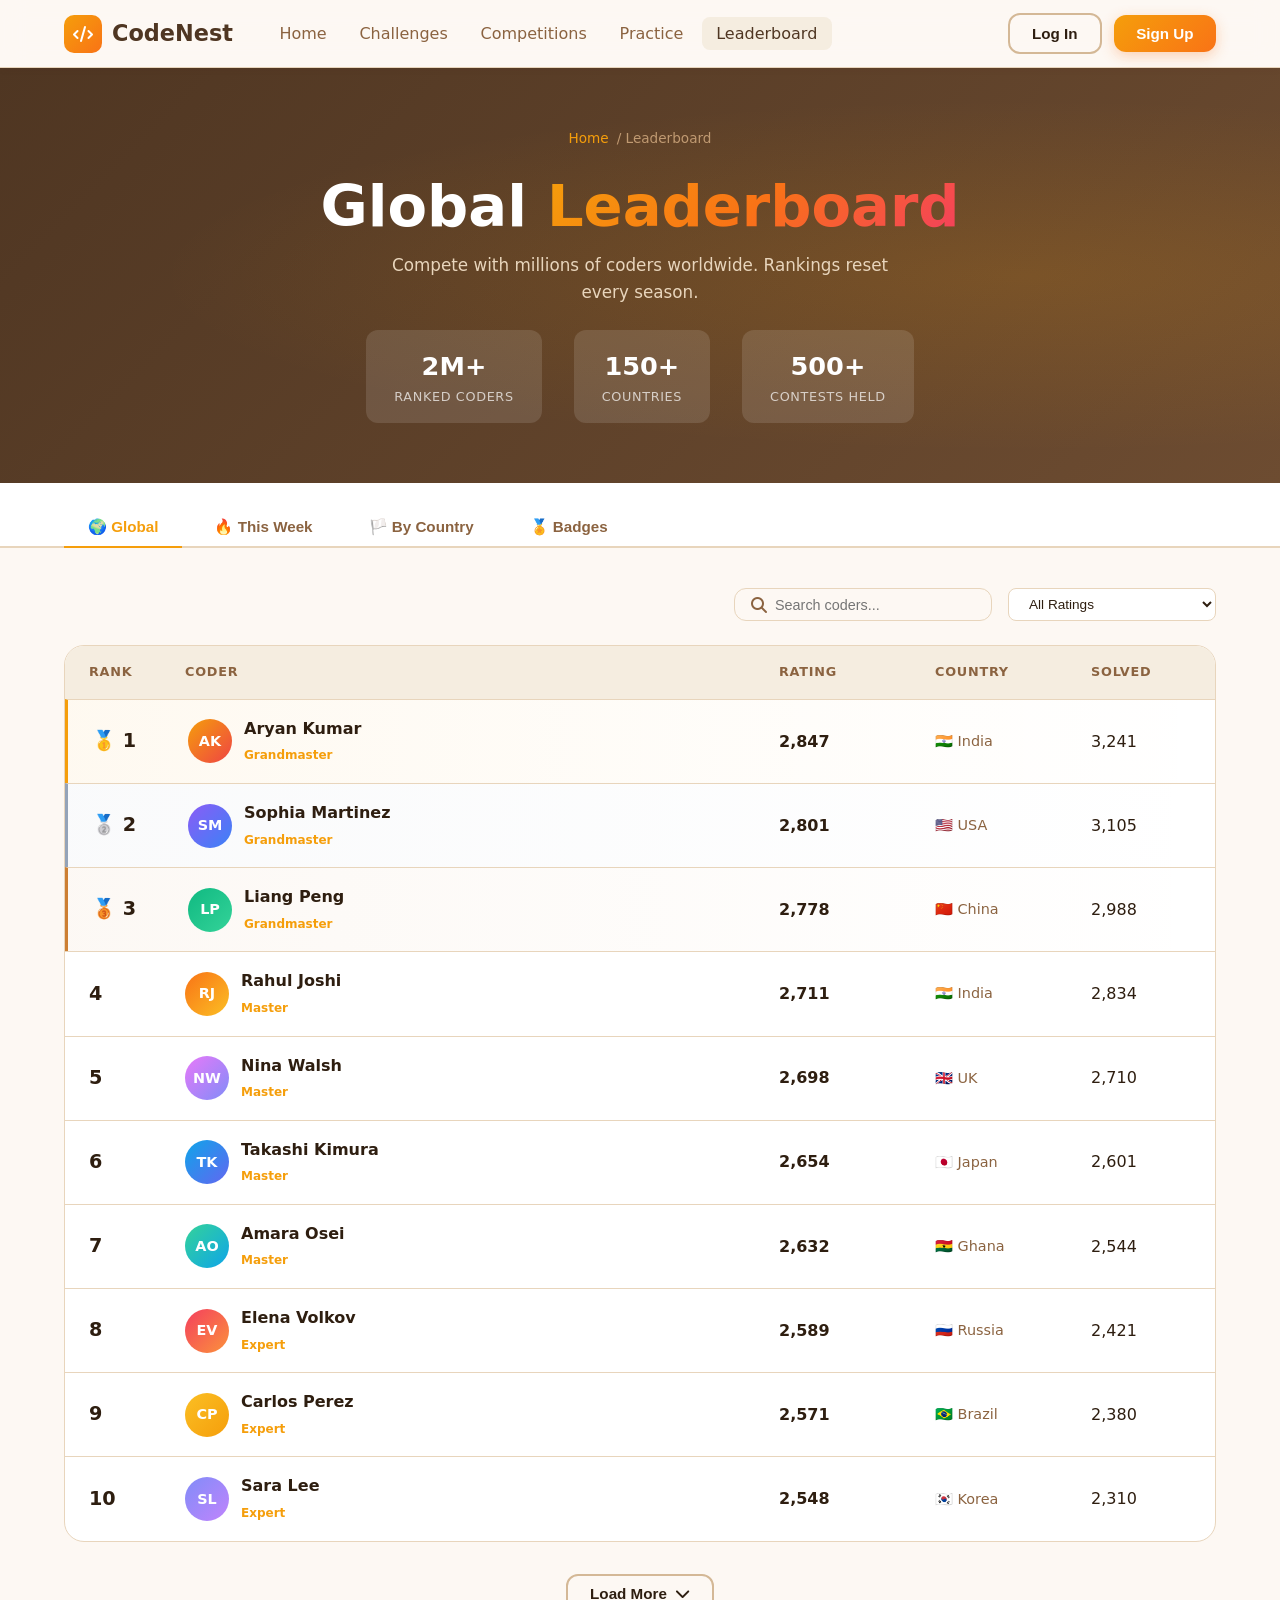
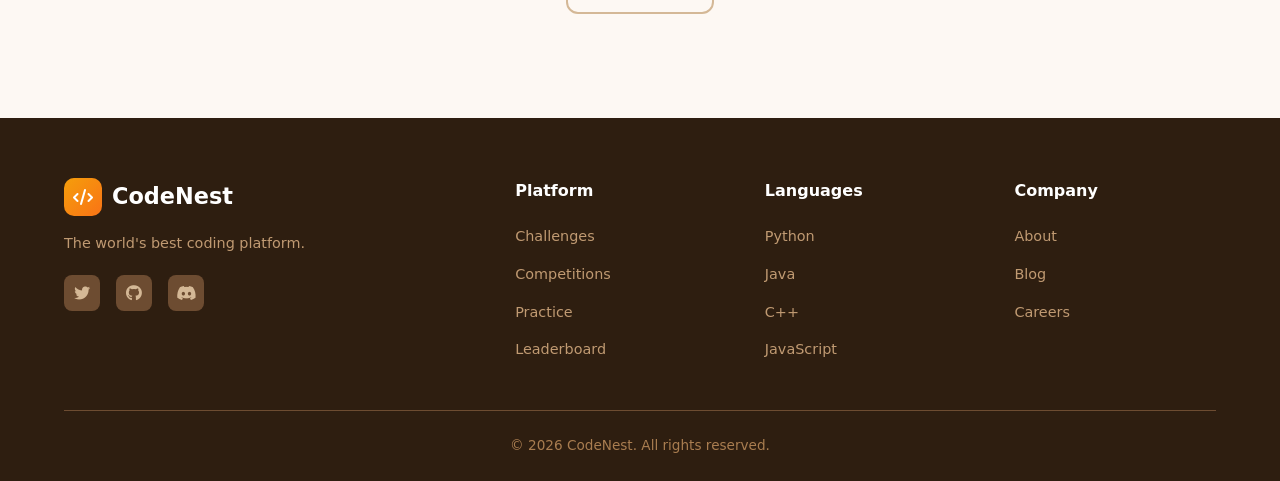
<file: leaderboard.html>
<!DOCTYPE html>
<html lang="en">
<head>
<meta charset="UTF-8"/>
<meta name="viewport" content="width=device-width,initial-scale=1.0"/>
<title>Leaderboard - CodeNest</title>
<link rel="stylesheet" href="assets/css/style.css"/>
<link rel="stylesheet" href="https://cdnjs.cloudflare.com/ajax/libs/font-awesome/6.5.0/css/all.min.css"/>
<style>
.lb-hero-stats{display:flex;justify-content:center;gap:2rem;flex-wrap:wrap;margin-top:1.5rem}
.lb-stat{background:rgba(255,255,255,.12);border-radius:12px;padding:1rem 1.75rem;text-align:center;color:white}
.lb-stat .n{font-size:1.6rem;font-weight:800}.lb-stat .l{font-size:.8rem;opacity:.7;text-transform:uppercase;letter-spacing:.05em}
.lb-tabs{display:flex;gap:.5rem;padding:1.5rem 5% 0;border-bottom:2px solid var(--border);background:var(--surface)}
.lb-tab{padding:.65rem 1.5rem;border:none;background:transparent;font-size:.95rem;font-weight:600;color:var(--text-muted);cursor:pointer;border-bottom:2px solid transparent;margin-bottom:-2px;transition:all .2s}
.lb-tab.active,.lb-tab:hover{color:var(--amber);border-bottom-color:var(--amber)}
.lb-section{display:none;padding:2.5rem 5%}.lb-section.active{display:block}
.rank-1-row{background:linear-gradient(90deg,rgba(245,158,11,.06),transparent);border-left:3px solid #f59e0b}
.rank-2-row{background:linear-gradient(90deg,rgba(148,163,184,.05),transparent);border-left:3px solid #94a3b8}
.rank-3-row{background:linear-gradient(90deg,rgba(205,127,50,.05),transparent);border-left:3px solid #cd7f32}
.badge-grid{display:grid;grid-template-columns:repeat(auto-fill,minmax(160px,1fr));gap:1rem}
.badge-card{background:var(--surface);border:1px solid var(--border);border-radius:var(--radius-lg);padding:1.5rem;text-align:center;transition:all .2s}
.badge-card:hover{transform:translateY(-3px);box-shadow:var(--shadow-md)}
.badge-icon{font-size:2.5rem;margin-bottom:.75rem}
.badge-card h4{font-size:.9rem;margin-bottom:.25rem}
.badge-card p{font-size:.78rem;color:var(--text-muted)}
</style>
</head>
<body><nav class="navbar">
  <div class="nav-brand"><span class="brand-icon"><i class="fas fa-code"></i></span><span class="brand-name">CodeNest</span></div>
  <ul class="nav-links">
<li><a href="index.html">Home</a></li>
<li><a href="challenges.html">Challenges</a></li>
<li><a href="competitions.html">Competitions</a></li>
<li><a href="practice.html">Practice</a></li>
<li><a href="leaderboard.html"  class="active">Leaderboard</a></li>
  </ul>
  <div class="nav-actions">
    <button class="btn btn-outline" onclick="openModal('loginModal')">Log In</button>
    <button class="btn btn-primary" onclick="openModal('signupModal')">Sign Up</button>
  </div>
  <div class="hamburger" onclick="toggleMenu()"><span></span><span></span><span></span></div>
</nav>
<section class="page-hero">
  <div class="page-hero-content">
    <div class="breadcrumb"><a href="index.html">Home</a> / Leaderboard</div>
    <h1>Global <span class="gradient-text">Leaderboard</span></h1>
    <p>Compete with millions of coders worldwide. Rankings reset every season.</p>
    <div class="lb-hero-stats">
      <div class="lb-stat"><div class="n">2M+</div><div class="l">Ranked Coders</div></div>
      <div class="lb-stat"><div class="n">150+</div><div class="l">Countries</div></div>
      <div class="lb-stat"><div class="n">500+</div><div class="l">Contests Held</div></div>
    </div>
  </div>
</section>

<div class="lb-tabs">
  <button class="lb-tab active" onclick="switchLbTab('global',this)">🌍 Global</button>
  <button class="lb-tab" onclick="switchLbTab('weekly',this)">🔥 This Week</button>
  <button class="lb-tab" onclick="switchLbTab('country',this)">🏳️ By Country</button>
  <button class="lb-tab" onclick="switchLbTab('badges',this)">🏅 Badges</button>
</div>

<div class="lb-section active" id="lb-global">
  <div style="display:flex;gap:1rem;flex-wrap:wrap;align-items:center;margin-bottom:1.5rem">
    <div class="search-bar">
      <i class="fas fa-search"></i>
      <input type="text" placeholder="Search coders..."/>
    </div>
    <select style="background:var(--surface);border:1.5px solid var(--border);border-radius:8px;padding:.45rem 1rem;font-size:.85rem;color:var(--text)">
      <option>All Ratings</option><option>Grandmaster (2500+)</option><option>Master (2200-2499)</option>
      <option>Expert (1800-2199)</option><option>Intermediate (1200-1799)</option>
    </select>
  </div>
  <div class="leaderboard-table">
    <div class="lb-header">
      <span>Rank</span><span>Coder</span><span>Rating</span><span>Country</span><span>Solved</span>
    </div>
    <div class="lb-row rank-1-row"><span class="lb-rank">🥇 1</span><div class="lb-user"><div class="coder-avatar" style="background:linear-gradient(135deg,#f59e0b,#ef4444)">AK</div><div><strong>Aryan Kumar</strong><br/><span class="coder-title">Grandmaster</span></div></div><span class="lb-score">2,847</span><span class="lb-country">🇮🇳 India</span><span>3,241</span></div>
    <div class="lb-row rank-2-row"><span class="lb-rank">🥈 2</span><div class="lb-user"><div class="coder-avatar" style="background:linear-gradient(135deg,#8b5cf6,#3b82f6)">SM</div><div><strong>Sophia Martinez</strong><br/><span class="coder-title">Grandmaster</span></div></div><span class="lb-score">2,801</span><span class="lb-country">🇺🇸 USA</span><span>3,105</span></div>
    <div class="lb-row rank-3-row"><span class="lb-rank">🥉 3</span><div class="lb-user"><div class="coder-avatar" style="background:linear-gradient(135deg,#10b981,#34d399)">LP</div><div><strong>Liang Peng</strong><br/><span class="coder-title">Grandmaster</span></div></div><span class="lb-score">2,778</span><span class="lb-country">🇨🇳 China</span><span>2,988</span></div>
    <div class="lb-row"><span class="lb-rank">4</span><div class="lb-user"><div class="coder-avatar" style="background:linear-gradient(135deg,#f97316,#fbbf24)">RJ</div><div><strong>Rahul Joshi</strong><br/><span class="coder-title">Master</span></div></div><span class="lb-score">2,711</span><span class="lb-country">🇮🇳 India</span><span>2,834</span></div>
    <div class="lb-row"><span class="lb-rank">5</span><div class="lb-user"><div class="coder-avatar" style="background:linear-gradient(135deg,#e879f9,#818cf8)">NW</div><div><strong>Nina Walsh</strong><br/><span class="coder-title">Master</span></div></div><span class="lb-score">2,698</span><span class="lb-country">🇬🇧 UK</span><span>2,710</span></div>
    <div class="lb-row"><span class="lb-rank">6</span><div class="lb-user"><div class="coder-avatar" style="background:linear-gradient(135deg,#0ea5e9,#6366f1)">TK</div><div><strong>Takashi Kimura</strong><br/><span class="coder-title">Master</span></div></div><span class="lb-score">2,654</span><span class="lb-country">🇯🇵 Japan</span><span>2,601</span></div>
    <div class="lb-row"><span class="lb-rank">7</span><div class="lb-user"><div class="coder-avatar" style="background:linear-gradient(135deg,#34d399,#0ea5e9)">AO</div><div><strong>Amara Osei</strong><br/><span class="coder-title">Master</span></div></div><span class="lb-score">2,632</span><span class="lb-country">🇬🇭 Ghana</span><span>2,544</span></div>
    <div class="lb-row"><span class="lb-rank">8</span><div class="lb-user"><div class="coder-avatar" style="background:linear-gradient(135deg,#f43f5e,#fb923c)">EV</div><div><strong>Elena Volkov</strong><br/><span class="coder-title">Expert</span></div></div><span class="lb-score">2,589</span><span class="lb-country">🇷🇺 Russia</span><span>2,421</span></div>
    <div class="lb-row"><span class="lb-rank">9</span><div class="lb-user"><div class="coder-avatar" style="background:linear-gradient(135deg,#fbbf24,#f59e0b)">CP</div><div><strong>Carlos Perez</strong><br/><span class="coder-title">Expert</span></div></div><span class="lb-score">2,571</span><span class="lb-country">🇧🇷 Brazil</span><span>2,380</span></div>
    <div class="lb-row"><span class="lb-rank">10</span><div class="lb-user"><div class="coder-avatar" style="background:linear-gradient(135deg,#818cf8,#c084fc)">SL</div><div><strong>Sara Lee</strong><br/><span class="coder-title">Expert</span></div></div><span class="lb-score">2,548</span><span class="lb-country">🇰🇷 Korea</span><span>2,310</span></div>
  </div>
  <div style="text-align:center;margin-top:2rem">
    <button class="btn btn-outline" onclick="showToast('Loading more entries...','success')">Load More <i class="fas fa-chevron-down"></i></button>
  </div>
</div>

<div class="lb-section" id="lb-weekly">
  <h3 style="margin-bottom:1.5rem">Top Performers <span class="gradient-text">This Week</span></h3>
  <div class="leaderboard-table">
    <div class="lb-header"><span>Rank</span><span>Coder</span><span>Points</span><span>Country</span><span>Change</span></div>
    <div class="lb-row rank-1-row"><span class="lb-rank">🥇 1</span><div class="lb-user"><div class="coder-avatar" style="background:linear-gradient(135deg,#f59e0b,#ef4444)">AK</div><div><strong>Aryan Kumar</strong><br/><span class="coder-title">Grandmaster</span></div></div><span class="lb-score">9,842</span><span class="lb-country">🇮🇳 India</span><span style="color:#10b981">▲ 12</span></div>
    <div class="lb-row rank-2-row"><span class="lb-rank">🥈 2</span><div class="lb-user"><div class="coder-avatar" style="background:linear-gradient(135deg,#8b5cf6,#3b82f6)">SM</div><div><strong>Sophia Martinez</strong><br/><span class="coder-title">Grandmaster</span></div></div><span class="lb-score">9,611</span><span class="lb-country">🇺🇸 USA</span><span style="color:#10b981">▲ 3</span></div>
    <div class="lb-row rank-3-row"><span class="lb-rank">🥉 3</span><div class="lb-user"><div class="coder-avatar" style="background:linear-gradient(135deg,#10b981,#34d399)">LP</div><div><strong>Liang Peng</strong><br/><span class="coder-title">Grandmaster</span></div></div><span class="lb-score">9,430</span><span class="lb-country">🇨🇳 China</span><span style="color:#f43f5e">▼ 1</span></div>
  </div>
</div>

<div class="lb-section" id="lb-country">
  <h3 style="margin-bottom:1.5rem">Rankings <span class="gradient-text">By Country</span></h3>
  <div class="leaderboard-table">
    <div class="lb-header"><span>Rank</span><span>Country</span><span>Top Coder</span><span>Avg Rating</span><span>Total Solvers</span></div>
    <div class="lb-row rank-1-row"><span class="lb-rank">🥇 1</span><div class="lb-user">🇺🇸 <strong>United States</strong></div><span>Sophia M.</span><span class="lb-score">2,401</span><span>412,000</span></div>
    <div class="lb-row rank-2-row"><span class="lb-rank">🥈 2</span><div class="lb-user">🇨🇳 <strong>China</strong></div><span>Liang P.</span><span class="lb-score">2,388</span><span>380,000</span></div>
    <div class="lb-row rank-3-row"><span class="lb-rank">🥉 3</span><div class="lb-user">🇮🇳 <strong>India</strong></div><span>Aryan K.</span><span class="lb-score">2,340</span><span>356,000</span></div>
    <div class="lb-row"><span class="lb-rank">4</span><div class="lb-user">🇷🇺 <strong>Russia</strong></div><span>Elena V.</span><span class="lb-score">2,280</span><span>210,000</span></div>
    <div class="lb-row"><span class="lb-rank">5</span><div class="lb-user">🇯🇵 <strong>Japan</strong></div><span>Takashi K.</span><span class="lb-score">2,241</span><span>188,000</span></div>
  </div>
</div>

<div class="lb-section" id="lb-badges">
  <h3 style="margin-bottom:1.5rem">Achievement <span class="gradient-text">Badges</span></h3>
  <p style="color:var(--text-muted);margin-bottom:2rem">Earn badges by solving challenges, competing, and maintaining streaks.</p>
  <div class="badge-grid">
    <div class="badge-card"><div class="badge-icon">🔥</div><h4>Streak Master</h4><p>30-day coding streak</p></div>
    <div class="badge-card"><div class="badge-icon">🏆</div><h4>Contest Winner</h4><p>Win any rated contest</p></div>
    <div class="badge-card"><div class="badge-icon">💡</div><h4>Problem Setter</h4><p>Submit 500 accepted solutions</p></div>
    <div class="badge-card"><div class="badge-icon">⚡</div><h4>Speed Coder</h4><p>Solve in under 60 seconds</p></div>
    <div class="badge-card"><div class="badge-icon">🌍</div><h4>Global Citizen</h4><p>Compete with 50+ countries</p></div>
    <div class="badge-card"><div class="badge-icon">🎯</div><h4>Sharpshooter</h4><p>First submission correct 10x</p></div>
    <div class="badge-card"><div class="badge-icon">🧠</div><h4>DP Master</h4><p>Solve 100 DP problems</p></div>
    <div class="badge-card"><div class="badge-icon">🌲</div><h4>Tree Hugger</h4><p>Solve 50 tree problems</p></div>
  </div>
</div>
<div class="modal-overlay" id="loginModal">
  <div class="modal">
    <button class="modal-close" onclick="closeModal('loginModal')"><i class="fas fa-times"></i></button>
    <h2>Welcome Back <i class="fas fa-code"></i></h2>
    <p class="modal-sub">Log in to continue coding</p>
    <form onsubmit="handleLogin(event)">
      <div class="form-group"><label>Email</label><input type="email" placeholder="you@example.com" required/></div>
      <div class="form-group"><label>Password</label><input type="password" placeholder="Password" required/></div>
      <button type="submit" class="btn btn-primary btn-block">Log In</button>
    </form>
    <p class="modal-footer-text">New here? <a onclick="switchModal('loginModal','signupModal')">Sign Up</a></p>
  </div>
</div>
<div class="modal-overlay" id="signupModal">
  <div class="modal">
    <button class="modal-close" onclick="closeModal('signupModal')"><i class="fas fa-times"></i></button>
    <h2>Join CodeNest <i class="fas fa-rocket"></i></h2>
    <p class="modal-sub">Create your free account</p>
    <form onsubmit="handleSignup(event)">
      <div class="form-group"><label>Username</label><input type="text" placeholder="coder_legend" required/></div>
      <div class="form-group"><label>Email</label><input type="email" placeholder="you@example.com" required/></div>
      <div class="form-group"><label>Password</label><input type="password" required/></div>
      <button type="submit" class="btn btn-primary btn-block">Create Account</button>
    </form>
    <p class="modal-footer-text">Have one? <a onclick="switchModal('signupModal','loginModal')">Log In</a></p>
  </div>
</div>
<footer class="footer" style="margin-top:4rem">
  <div class="footer-grid">
    <div class="footer-brand">
      <div class="nav-brand" style="margin-bottom:1rem"><span class="brand-icon"><i class="fas fa-code"></i></span><span class="brand-name">CodeNest</span></div>
      <p>The world's best coding platform.</p>
      <div class="social-links">
        <a href="#"><i class="fab fa-twitter"></i></a>
        <a href="#"><i class="fab fa-github"></i></a>
        <a href="#"><i class="fab fa-discord"></i></a>
      </div>
    </div>
    <div class="footer-col"><h4>Platform</h4><ul>
      <li><a href="challenges.html">Challenges</a></li>
      <li><a href="competitions.html">Competitions</a></li>
      <li><a href="practice.html">Practice</a></li>
      <li><a href="leaderboard.html">Leaderboard</a></li>
    </ul></div>
    <div class="footer-col"><h4>Languages</h4><ul>
      <li><a href="#">Python</a></li><li><a href="#">Java</a></li>
      <li><a href="#">C++</a></li><li><a href="#">JavaScript</a></li>
    </ul></div>
    <div class="footer-col"><h4>Company</h4><ul>
      <li><a href="#">About</a></li><li><a href="#">Blog</a></li>
      <li><a href="#">Careers</a></li>
    </ul></div>
  </div>
  <div class="footer-bottom"><p>&copy; 2026 CodeNest. All rights reserved.</p></div>
</footer>
<script src="assets/js/main.js"></script>

<script>
function switchLbTab(id, btn) {
  document.querySelectorAll('.lb-tab').forEach(t => t.classList.remove('active'));
  document.querySelectorAll('.lb-section').forEach(s => s.classList.remove('active'));
  btn.classList.add('active');
  document.getElementById('lb-' + id).classList.add('active');
}
</script></body>
</html>
</file>
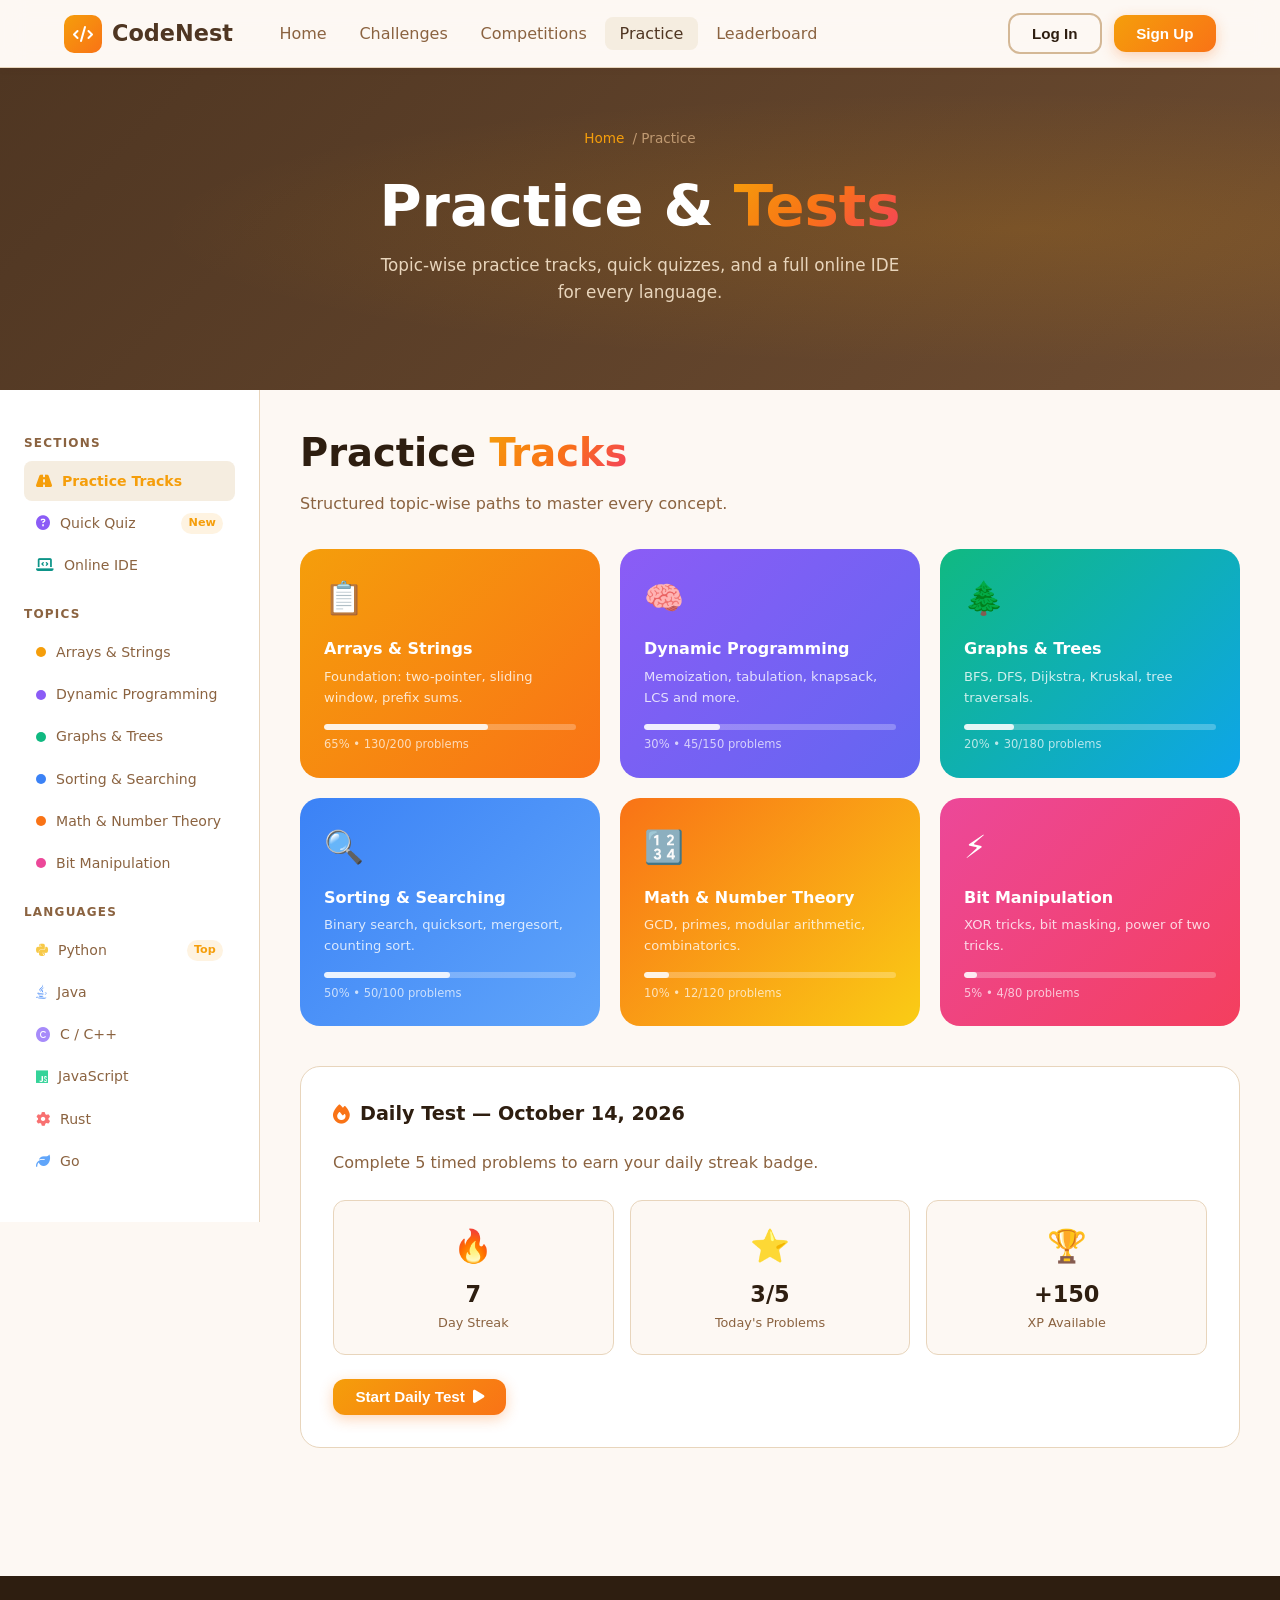
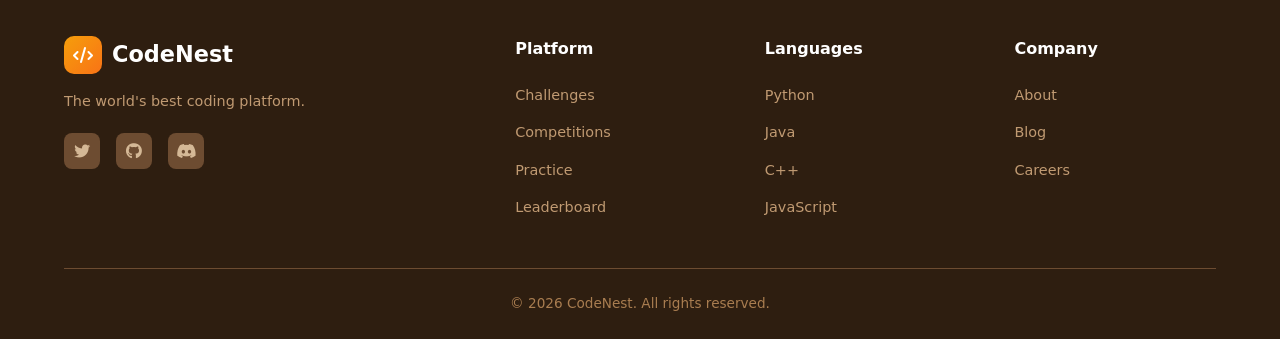
<file: practice.html>
<!DOCTYPE html>
<html lang="en">
<head>
<meta charset="UTF-8"/>
<meta name="viewport" content="width=device-width,initial-scale=1.0"/>
<title>Practice - CodeNest</title>
<link rel="stylesheet" href="assets/css/style.css"/>
<link rel="stylesheet" href="https://cdnjs.cloudflare.com/ajax/libs/font-awesome/6.5.0/css/all.min.css"/>
<style>
.practice-layout{display:grid;grid-template-columns:260px 1fr;min-height:calc(100vh - 68px)}
.sidebar{background:var(--surface);border-right:1px solid var(--border);padding:1.5rem;position:sticky;top:68px;height:calc(100vh - 68px);overflow-y:auto}
.stitle{font-size:.75rem;text-transform:uppercase;letter-spacing:.1em;color:var(--text-muted);margin:1.25rem 0 .5rem;font-weight:700}
.sitem{display:flex;align-items:center;gap:10px;padding:.55rem .75rem;border-radius:8px;cursor:pointer;color:var(--text-muted);font-size:.88rem;font-weight:500;transition:all .2s;margin-bottom:2px}
.sitem:hover,.sitem.active{background:var(--brown-100);color:var(--amber);font-weight:700}
.sdot{width:10px;height:10px;border-radius:50%;flex-shrink:0}
.sbadge{margin-left:auto;background:rgba(245,158,11,.12);color:var(--amber);padding:.1rem .45rem;border-radius:50px;font-size:.7rem;font-weight:700}
.pmain{padding:2rem 2.5rem}
.sec{display:none}.sec.active{display:block}
.tcards{display:grid;grid-template-columns:repeat(auto-fill,minmax(240px,1fr));gap:1.25rem;margin-bottom:2.5rem}
.tcard{border-radius:var(--radius-lg);padding:1.5rem;cursor:pointer;transition:all .2s;color:white}
.tcard:hover{transform:translateY(-3px);box-shadow:var(--shadow-md)}
.tcard h4{margin-bottom:.25rem}.tcard p{font-size:.82rem;opacity:.8;margin-bottom:1rem}
.pbar{background:rgba(255,255,255,.25);border-radius:50px;height:6px;margin-bottom:.35rem;overflow:hidden}
.pfill{height:100%;border-radius:50px;background:rgba(255,255,255,.85)}.plabel{font-size:.72rem;opacity:.7}
.tsec{background:var(--surface);border:1px solid var(--border);border-radius:var(--radius-lg);padding:2rem;margin-bottom:2rem}
.tsec h3{margin-bottom:1.25rem;display:flex;align-items:center;gap:10px}
.qopts{display:flex;flex-direction:column;gap:.65rem;margin-bottom:1.5rem}
.qopt{display:flex;align-items:center;gap:.75rem;padding:.75rem 1.1rem;border-radius:var(--radius);border:1.5px solid var(--border);cursor:pointer;font-size:.92rem;transition:all .2s}
.qopt:hover{border-color:var(--amber);background:rgba(245,158,11,.04)}
.qopt.sel{border-color:var(--amber);background:rgba(245,158,11,.08)}
.qopt.ok{border-color:#10b981;background:rgba(16,185,129,.08);color:#047857}
.qopt.no{border-color:#f43f5e;background:rgba(244,63,94,.06);color:#be123c}
.qnum{width:26px;height:26px;border-radius:50%;background:var(--brown-100);display:flex;align-items:center;justify-content:center;font-size:.78rem;font-weight:700;flex-shrink:0}
.expl{background:rgba(16,185,129,.07);border:1px solid rgba(16,185,129,.2);border-radius:10px;padding:1rem;font-size:.88rem;color:#047857;margin-top:1rem;display:none}
@media(max-width:900px){.practice-layout{grid-template-columns:1fr}.sidebar{position:static;height:auto;border-right:none;border-bottom:1px solid var(--border)}}
</style>
</head>
<body><nav class="navbar">
  <div class="nav-brand"><span class="brand-icon"><i class="fas fa-code"></i></span><span class="brand-name">CodeNest</span></div>
  <ul class="nav-links">
<li><a href="index.html">Home</a></li>
<li><a href="challenges.html">Challenges</a></li>
<li><a href="competitions.html">Competitions</a></li>
<li><a href="practice.html"  class="active">Practice</a></li>
<li><a href="leaderboard.html">Leaderboard</a></li>
  </ul>
  <div class="nav-actions">
    <button class="btn btn-outline" onclick="openModal('loginModal')">Log In</button>
    <button class="btn btn-primary" onclick="openModal('signupModal')">Sign Up</button>
  </div>
  <div class="hamburger" onclick="toggleMenu()"><span></span><span></span><span></span></div>
</nav>
<section class="page-hero">
  <div class="page-hero-content">
    <div class="breadcrumb"><a href="index.html">Home</a> / Practice</div>
    <h1>Practice &amp; <span class="gradient-text">Tests</span></h1>
    <p>Topic-wise practice tracks, quick quizzes, and a full online IDE for every language.</p>
  </div>
</section>
<div class="practice-layout">
  <aside class="sidebar">
    <p class="stitle">Sections</p>
    <div class="sitem active" onclick="showSec('tracks',this)"><i class="fas fa-road" style="color:var(--amber)"></i>Practice Tracks</div>
    <div class="sitem" onclick="showSec('quiz',this)"><i class="fas fa-question-circle" style="color:var(--purple)"></i>Quick Quiz<span class="sbadge">New</span></div>
    <div class="sitem" onclick="showSec('ide',this)"><i class="fas fa-laptop-code" style="color:var(--teal)"></i>Online IDE</div>
    <p class="stitle">Topics</p>
    <div class="sitem"><span class="sdot" style="background:#f59e0b"></span>Arrays &amp; Strings</div>
    <div class="sitem"><span class="sdot" style="background:#8b5cf6"></span>Dynamic Programming</div>
    <div class="sitem"><span class="sdot" style="background:#10b981"></span>Graphs &amp; Trees</div>
    <div class="sitem"><span class="sdot" style="background:#3b82f6"></span>Sorting &amp; Searching</div>
    <div class="sitem"><span class="sdot" style="background:#f97316"></span>Math &amp; Number Theory</div>
    <div class="sitem"><span class="sdot" style="background:#ec4899"></span>Bit Manipulation</div>
    <p class="stitle">Languages</p>
    <div class="sitem"><i class="fab fa-python" style="color:#f7c948"></i>Python<span class="sbadge">Top</span></div>
    <div class="sitem"><i class="fab fa-java" style="color:#3b82f6"></i>Java</div>
    <div class="sitem"><i class="fas fa-copyright" style="color:#a78bfa"></i>C / C++</div>
    <div class="sitem"><i class="fab fa-js" style="color:#34d399"></i>JavaScript</div>
    <div class="sitem"><i class="fas fa-cog" style="color:#f87171"></i>Rust</div>
    <div class="sitem"><i class="fas fa-leaf" style="color:#60a5fa"></i>Go</div>
  </aside>
  <main class="pmain">
    <!-- TRACKS -->
    <div class="sec active" id="sec-tracks">
      <h2 style="margin-bottom:.5rem">Practice <span class="gradient-text">Tracks</span></h2>
      <p style="color:var(--text-muted);margin-bottom:2rem">Structured topic-wise paths to master every concept.</p>
      <div class="tcards">
        <div class="tcard" style="background:linear-gradient(135deg,#f59e0b,#f97316)">
          <div style="font-size:2rem;margin-bottom:.75rem">📋</div>
          <h4>Arrays &amp; Strings</h4>
          <p>Foundation: two-pointer, sliding window, prefix sums.</p>
          <div class="pbar"><div class="pfill" style="width:65%"></div></div>
          <div class="plabel">65% &bull; 130/200 problems</div>
        </div>
        <div class="tcard" style="background:linear-gradient(135deg,#8b5cf6,#6366f1)">
          <div style="font-size:2rem;margin-bottom:.75rem">🧠</div>
          <h4>Dynamic Programming</h4>
          <p>Memoization, tabulation, knapsack, LCS and more.</p>
          <div class="pbar"><div class="pfill" style="width:30%"></div></div>
          <div class="plabel">30% &bull; 45/150 problems</div>
        </div>
        <div class="tcard" style="background:linear-gradient(135deg,#10b981,#0ea5e9)">
          <div style="font-size:2rem;margin-bottom:.75rem">🌲</div>
          <h4>Graphs &amp; Trees</h4>
          <p>BFS, DFS, Dijkstra, Kruskal, tree traversals.</p>
          <div class="pbar"><div class="pfill" style="width:20%"></div></div>
          <div class="plabel">20% &bull; 30/180 problems</div>
        </div>
        <div class="tcard" style="background:linear-gradient(135deg,#3b82f6,#60a5fa)">
          <div style="font-size:2rem;margin-bottom:.75rem">🔍</div>
          <h4>Sorting &amp; Searching</h4>
          <p>Binary search, quicksort, mergesort, counting sort.</p>
          <div class="pbar"><div class="pfill" style="width:50%"></div></div>
          <div class="plabel">50% &bull; 50/100 problems</div>
        </div>
        <div class="tcard" style="background:linear-gradient(135deg,#f97316,#facc15)">
          <div style="font-size:2rem;margin-bottom:.75rem">🔢</div>
          <h4>Math &amp; Number Theory</h4>
          <p>GCD, primes, modular arithmetic, combinatorics.</p>
          <div class="pbar"><div class="pfill" style="width:10%"></div></div>
          <div class="plabel">10% &bull; 12/120 problems</div>
        </div>
        <div class="tcard" style="background:linear-gradient(135deg,#ec4899,#f43f5e)">
          <div style="font-size:2rem;margin-bottom:.75rem">⚡</div>
          <h4>Bit Manipulation</h4>
          <p>XOR tricks, bit masking, power of two tricks.</p>
          <div class="pbar"><div class="pfill" style="width:5%"></div></div>
          <div class="plabel">5% &bull; 4/80 problems</div>
        </div>
      </div>
      <div class="tsec">
        <h3><i class="fas fa-fire" style="color:var(--orange)"></i> Daily Test — October 14, 2026</h3>
        <p style="color:var(--text-muted);margin-bottom:1.5rem">Complete 5 timed problems to earn your daily streak badge.</p>
        <div style="display:flex;gap:1rem;flex-wrap:wrap">
          <div style="flex:1;min-width:180px;background:var(--brown-50);border:1px solid var(--border);border-radius:12px;padding:1.25rem;text-align:center"><div style="font-size:2rem;margin-bottom:.35rem">🔥</div><div style="font-size:1.4rem;font-weight:800">7</div><div style="font-size:.8rem;color:var(--text-muted)">Day Streak</div></div>
          <div style="flex:1;min-width:180px;background:var(--brown-50);border:1px solid var(--border);border-radius:12px;padding:1.25rem;text-align:center"><div style="font-size:2rem;margin-bottom:.35rem">⭐</div><div style="font-size:1.4rem;font-weight:800">3/5</div><div style="font-size:.8rem;color:var(--text-muted)">Today's Problems</div></div>
          <div style="flex:1;min-width:180px;background:var(--brown-50);border:1px solid var(--border);border-radius:12px;padding:1.25rem;text-align:center"><div style="font-size:2rem;margin-bottom:.35rem">🏆</div><div style="font-size:1.4rem;font-weight:800">+150</div><div style="font-size:.8rem;color:var(--text-muted)">XP Available</div></div>
        </div>
        <button class="btn btn-primary" style="margin-top:1.5rem" onclick="showSec('quiz',null)">Start Daily Test <i class="fas fa-play"></i></button>
      </div>
    </div>

    <!-- QUIZ -->
    <div class="sec" id="sec-quiz">
      <h2 style="margin-bottom:.5rem">Quick <span class="gradient-text">Quiz</span></h2>
      <p style="color:var(--text-muted);margin-bottom:2rem">Multiple-choice questions with instant feedback.</p>
      <div class="tsec">
        <h3><span style="background:rgba(245,158,11,.12);color:var(--amber);padding:.2rem .7rem;border-radius:50px;font-size:.8rem;margin-right:.75rem">Q1/5</span>Arrays &amp; Hashing</h3>
        <p style="font-size:1rem;margin-bottom:1.5rem;font-weight:500">What is the average-case time complexity of searching in a Hash Map?</p>
        <div class="qopts" id="q1">
          <div class="qopt" onclick="pick(this,'q1',false)"><span class="qnum">A</span> O(n)</div>
          <div class="qopt" onclick="pick(this,'q1',true)"><span class="qnum">B</span> O(1)</div>
          <div class="qopt" onclick="pick(this,'q1',false)"><span class="qnum">C</span> O(log n)</div>
          <div class="qopt" onclick="pick(this,'q1',false)"><span class="qnum">D</span> O(n&sup2;)</div>
        </div>
        <div class="expl" id="q1-ex">&#10003; Correct! Hash maps use a hash function to compute the index in O(1) average time.</div>
      </div>
      <div class="tsec">
        <h3><span style="background:rgba(139,92,246,.12);color:var(--purple);padding:.2rem .7rem;border-radius:50px;font-size:.8rem;margin-right:.75rem">Q2/5</span>Dynamic Programming</h3>
        <p style="font-size:1rem;margin-bottom:1.5rem;font-weight:500">Which technique does Dynamic Programming primarily use to optimize recursion?</p>
        <div class="qopts" id="q2">
          <div class="qopt" onclick="pick(this,'q2',false)"><span class="qnum">A</span> Divide and Conquer</div>
          <div class="qopt" onclick="pick(this,'q2',false)"><span class="qnum">B</span> Backtracking</div>
          <div class="qopt" onclick="pick(this,'q2',true)"><span class="qnum">C</span> Memoization (caching subproblems)</div>
          <div class="qopt" onclick="pick(this,'q2',false)"><span class="qnum">D</span> Greedy Selection</div>
        </div>
        <div class="expl" id="q2-ex">&#10003; Correct! DP stores already-computed subproblem results to avoid redundant computation.</div>
      </div>
      <div class="tsec">
        <h3><span style="background:rgba(16,185,129,.12);color:var(--green);padding:.2rem .7rem;border-radius:50px;font-size:.8rem;margin-right:.75rem">Q3/5</span>Graphs</h3>
        <p style="font-size:1rem;margin-bottom:1.5rem;font-weight:500">Which algorithm finds the shortest path in an unweighted graph?</p>
        <div class="qopts" id="q3">
          <div class="qopt" onclick="pick(this,'q3',true)"><span class="qnum">A</span> BFS (Breadth-First Search)</div>
          <div class="qopt" onclick="pick(this,'q3',false)"><span class="qnum">B</span> DFS (Depth-First Search)</div>
          <div class="qopt" onclick="pick(this,'q3',false)"><span class="qnum">C</span> Kruskal's Algorithm</div>
          <div class="qopt" onclick="pick(this,'q3',false)"><span class="qnum">D</span> Floyd-Warshall</div>
        </div>
        <div class="expl" id="q3-ex">&#10003; Correct! BFS explores nodes level-by-level, guaranteeing shortest path in unweighted graphs.</div>
      </div>
      <button class="btn btn-primary" onclick="finishQuiz()">Submit Quiz <i class="fas fa-check"></i></button>
      <button class="btn btn-outline" style="margin-left:1rem" onclick="showSec('tracks',null)">Back to Tracks</button>
    </div>

    <!-- IDE -->
    <div class="sec" id="sec-ide">
      <h2 style="margin-bottom:.5rem">Online <span class="gradient-text">IDE</span></h2>
      <p style="color:var(--text-muted);margin-bottom:2rem">Write, run, and debug code in 50+ languages. No setup needed.</p>
      <div style="display:flex;gap:.75rem;flex-wrap:wrap;margin-bottom:1rem;align-items:center">
        <select id="lang-select" style="background:var(--brown-100);color:var(--text);border:1.5px solid var(--border);padding:.5rem 1rem;border-radius:8px;font-size:.9rem">
          <option value="python">Python 3.11</option>
          <option value="javascript">JavaScript (Node 20)</option>
          <option value="java">Java 21</option>
          <option value="cpp">C++17</option>
          <option value="go">Go 1.22</option>
          <option value="rust">Rust 1.75</option>
          <option value="kotlin">Kotlin 1.9</option>
          <option value="swift">Swift 5.9</option>
          <option value="typescript">TypeScript 5</option>
          <option value="ruby">Ruby 3.3</option>
          <option value="php">PHP 8.3</option>
          <option value="csharp">C# 12</option>
          <option value="scala">Scala 3</option>
          <option value="r">R 4.3</option>
          <option value="haskell">Haskell</option>
          <option value="dart">Dart 3</option>
        </select>
        <button class="btn btn-primary btn-sm" onclick="runCode()"><i class="fas fa-play"></i> Run</button>
        <button class="btn btn-outline btn-sm" onclick="clearCode()"><i class="fas fa-eraser"></i> Clear</button>
        <button class="btn btn-outline btn-sm" onclick="loadSample()"><i class="fas fa-file-code"></i> Sample</button>
      </div>
      <div style="display:grid;grid-template-columns:1fr 1fr;gap:1.5rem">
        <div class="ide-panel">
          <div class="panel-header"><span><i class="fas fa-code"></i> Editor</span></div>
          <textarea id="code-editor" spellcheck="false" style="height:380px">def greet(name):
    print(f"Hello, {name}!")

greet("CodeNest")</textarea>
        </div>
        <div class="output-panel">
          <div class="panel-header"><span><i class="fas fa-terminal"></i> Output</span></div>
          <div class="output-content" id="code-output"><span style="color:#6b7280">Output appears here...</span></div>
        </div>
      </div>
      <div style="background:var(--surface);border:1px solid var(--border);border-radius:var(--radius-lg);padding:1.5rem;margin-top:1.5rem">
        <h4 style="margin-bottom:1rem"><i class="fas fa-keyboard" style="color:var(--amber)"></i> Custom Input (stdin)</h4>
        <textarea id="custom-input" style="width:100%;background:var(--brown-50);border:1.5px solid var(--border);border-radius:10px;padding:.75rem;font-family:monospace;font-size:.88rem;resize:vertical;height:80px;color:var(--text)" placeholder="Provide standard input here..."></textarea>
      </div>
    </div>
  </main>
</div>
<div class="modal-overlay" id="loginModal">
  <div class="modal">
    <button class="modal-close" onclick="closeModal('loginModal')"><i class="fas fa-times"></i></button>
    <h2>Welcome Back <i class="fas fa-code"></i></h2>
    <p class="modal-sub">Log in to continue coding</p>
    <form onsubmit="handleLogin(event)">
      <div class="form-group"><label>Email</label><input type="email" placeholder="you@example.com" required/></div>
      <div class="form-group"><label>Password</label><input type="password" placeholder="Password" required/></div>
      <button type="submit" class="btn btn-primary btn-block">Log In</button>
    </form>
    <p class="modal-footer-text">New here? <a onclick="switchModal('loginModal','signupModal')">Sign Up</a></p>
  </div>
</div>
<div class="modal-overlay" id="signupModal">
  <div class="modal">
    <button class="modal-close" onclick="closeModal('signupModal')"><i class="fas fa-times"></i></button>
    <h2>Join CodeNest <i class="fas fa-rocket"></i></h2>
    <p class="modal-sub">Create your free account</p>
    <form onsubmit="handleSignup(event)">
      <div class="form-group"><label>Username</label><input type="text" placeholder="coder_legend" required/></div>
      <div class="form-group"><label>Email</label><input type="email" placeholder="you@example.com" required/></div>
      <div class="form-group"><label>Password</label><input type="password" required/></div>
      <button type="submit" class="btn btn-primary btn-block">Create Account</button>
    </form>
    <p class="modal-footer-text">Have one? <a onclick="switchModal('signupModal','loginModal')">Log In</a></p>
  </div>
</div>
<footer class="footer" style="margin-top:4rem">
  <div class="footer-grid">
    <div class="footer-brand">
      <div class="nav-brand" style="margin-bottom:1rem"><span class="brand-icon"><i class="fas fa-code"></i></span><span class="brand-name">CodeNest</span></div>
      <p>The world's best coding platform.</p>
      <div class="social-links">
        <a href="#"><i class="fab fa-twitter"></i></a>
        <a href="#"><i class="fab fa-github"></i></a>
        <a href="#"><i class="fab fa-discord"></i></a>
      </div>
    </div>
    <div class="footer-col"><h4>Platform</h4><ul>
      <li><a href="challenges.html">Challenges</a></li>
      <li><a href="competitions.html">Competitions</a></li>
      <li><a href="practice.html">Practice</a></li>
      <li><a href="leaderboard.html">Leaderboard</a></li>
    </ul></div>
    <div class="footer-col"><h4>Languages</h4><ul>
      <li><a href="#">Python</a></li><li><a href="#">Java</a></li>
      <li><a href="#">C++</a></li><li><a href="#">JavaScript</a></li>
    </ul></div>
    <div class="footer-col"><h4>Company</h4><ul>
      <li><a href="#">About</a></li><li><a href="#">Blog</a></li>
      <li><a href="#">Careers</a></li>
    </ul></div>
  </div>
  <div class="footer-bottom"><p>&copy; 2026 CodeNest. All rights reserved.</p></div>
</footer>
<script src="assets/js/main.js"></script>

<script>
function showSec(id, btn) {
  document.querySelectorAll('.sec').forEach(s => s.classList.remove('active'));
  document.querySelectorAll('.sitem').forEach(s => s.classList.remove('active'));
  document.getElementById('sec-' + id).classList.add('active');
  if (btn) btn.classList.add('active');
}
function pick(el, qid, correct) {
  const opts = document.querySelectorAll('#' + qid + ' .qopt');
  opts.forEach(o => { o.classList.remove('sel','ok','no'); o.onclick = null; });
  el.classList.add(correct ? 'ok' : 'no');
  const expl = document.getElementById(qid + '-ex');
  if (expl) { expl.style.display = 'block'; }
  if (!correct) showToast('Incorrect. The correct answer is highlighted.', 'error');
  else showToast('Correct! Well done.', 'success');
}
function finishQuiz() { showToast('Quiz submitted! Score: 3/3 - 150 XP earned!', 'success'); }
function loadSample() {
  const lang = document.getElementById('lang-select').value;
  const samples = {
    python: 'def fibonacci(n):\n    a, b = 0, 1\n    for _ in range(n):\n        print(a)\n        a, b = b, a+b\n\nfibonacci(10)',
    javascript: 'function fibonacci(n) {\n  let a = 0, b = 1;\n  for (let i = 0; i < n; i++) {\n    console.log(a);\n    [a, b] = [b, a + b];\n  }\n}\nfibonacci(10);',
    java: 'public class Main {\n  public static void main(String[] args) {\n    int a = 0, b = 1;\n    for (int i = 0; i < 10; i++) {\n      System.out.println(a);\n      int c = a + b; a = b; b = c;\n    }\n  }\n}',
    cpp: '#include<iostream>\nusing namespace std;\nint main(){\n  int a=0,b=1;\n  for(int i=0;i<10;i++){\n    cout<<a<<endl;\n    int c=a+b; a=b; b=c;\n  }\n}',
  };
  const ed = document.getElementById('code-editor');
  if (ed) ed.value = (samples[lang] || '// Hello World in ' + lang).replace(/\\n/g, '\n');
}
</script></body>
</html>
</file>
<file: assets/css/style.css>
/* =============================================
   CODENEST – Main Stylesheet
   Theme: Light Brown + Accent Colors
   ============================================= */

/* ---------- RESET & VARIABLES ---------- */
*, *::before, *::after { box-sizing: border-box; margin: 0; padding: 0; }

:root {
  /* Brown palette */
  --brown-50:  #fdf8f3;
  --brown-100: #f5ede0;
  --brown-200: #e8d5bc;
  --brown-300: #d4b896;
  --brown-400: #c09a72;
  --brown-500: #a97d50;
  --brown-600: #8b6340;
  --brown-700: #6d4c31;
  --brown-800: #4f3622;
  --brown-900: #2e1e10;

  /* Accent colors */
  --amber:   #f59e0b;
  --orange:  #f97316;
  --purple:  #8b5cf6;
  --teal:    #0d9488;
  --blue:    #3b82f6;
  --green:   #10b981;
  --rose:    #f43f5e;
  --indigo:  #6366f1;
  --pink:    #ec4899;
  --sky:     #0ea5e9;

  /* UI */
  --bg:       var(--brown-50);
  --surface:  #ffffff;
  --surface2: var(--brown-100);
  --border:   var(--brown-200);
  --text:     var(--brown-900);
  --text-muted: var(--brown-600);
  --radius:   12px;
  --radius-lg: 20px;
  --shadow:   0 2px 12px rgba(80,40,10,0.08);
  --shadow-md: 0 4px 24px rgba(80,40,10,0.12);
  --shadow-lg: 0 8px 40px rgba(80,40,10,0.16);
  --transition: 0.2s ease;
}

html { scroll-behavior: smooth; }

body {
  font-family: 'Segoe UI', system-ui, -apple-system, sans-serif;
  background: var(--bg);
  color: var(--text);
  line-height: 1.6;
  overflow-x: hidden;
}

a { text-decoration: none; color: inherit; }
ul { list-style: none; }
img { max-width: 100%; }

/* ---------- SCROLLBAR ---------- */
::-webkit-scrollbar { width: 8px; height: 8px; }
::-webkit-scrollbar-track { background: var(--brown-100); }
::-webkit-scrollbar-thumb { background: var(--brown-400); border-radius: 4px; }

/* ---------- TYPOGRAPHY ---------- */
h1 { font-size: clamp(2.2rem, 5vw, 3.6rem); font-weight: 800; line-height: 1.15; }
h2 { font-size: clamp(1.6rem, 3vw, 2.4rem); font-weight: 700; }
h3 { font-size: 1.2rem; font-weight: 600; }
h4 { font-size: 1rem; font-weight: 600; }

.gradient-text {
  background: linear-gradient(135deg, var(--amber), var(--orange), var(--rose));
  -webkit-background-clip: text;
  -webkit-text-fill-color: transparent;
  background-clip: text;
}

.section { padding: 80px 5%; }
.section-header {
  display: flex;
  justify-content: space-between;
  align-items: flex-end;
  margin-bottom: 2.5rem;
  flex-wrap: wrap;
  gap: 1rem;
}
.section-header p { color: var(--text-muted); max-width: 520px; font-size: 1.05rem; }

.view-all {
  color: var(--amber);
  font-weight: 600;
  display: flex;
  align-items: center;
  gap: 6px;
  transition: gap var(--transition);
}
.view-all:hover { gap: 10px; }

/* ---------- BUTTONS ---------- */
.btn {
  display: inline-flex;
  align-items: center;
  gap: 8px;
  padding: 0.6rem 1.4rem;
  border-radius: var(--radius);
  border: none;
  cursor: pointer;
  font-size: 0.95rem;
  font-weight: 600;
  transition: all var(--transition);
}
.btn-primary {
  background: linear-gradient(135deg, var(--amber), var(--orange));
  color: white;
  box-shadow: 0 4px 14px rgba(249,115,22,0.3);
}
.btn-primary:hover { transform: translateY(-2px); box-shadow: 0 6px 20px rgba(249,115,22,0.4); }

.btn-outline {
  background: transparent;
  border: 2px solid var(--brown-300);
  color: var(--text);
}
.btn-outline:hover { border-color: var(--amber); color: var(--amber); background: rgba(245,158,11,0.05); }

.btn-teal { background: linear-gradient(135deg, var(--teal), var(--sky)); color: white; }
.btn-teal:hover { transform: translateY(-1px); box-shadow: 0 4px 12px rgba(14,165,233,0.3); }

.btn-white { background: white; color: var(--brown-800); }
.btn-white:hover { transform: translateY(-2px); box-shadow: 0 6px 20px rgba(0,0,0,0.15); }

.btn-lg { padding: 0.8rem 2rem; font-size: 1.05rem; }
.btn-sm { padding: 0.35rem 0.9rem; font-size: 0.82rem; }
.btn-block { width: 100%; justify-content: center; }

/* ---------- NAVBAR ---------- */
.navbar {
  position: sticky;
  top: 0;
  z-index: 1000;
  display: flex;
  align-items: center;
  gap: 2rem;
  padding: 0 5%;
  height: 68px;
  background: rgba(253,248,243,0.92);
  backdrop-filter: blur(12px);
  border-bottom: 1px solid var(--border);
  box-shadow: 0 1px 8px rgba(80,40,10,0.06);
}

.nav-brand {
  display: flex;
  align-items: center;
  gap: 10px;
  font-size: 1.4rem;
  font-weight: 800;
  color: var(--brown-800);
  flex-shrink: 0;
}
.brand-icon {
  width: 38px; height: 38px;
  background: linear-gradient(135deg, var(--amber), var(--orange));
  border-radius: 10px;
  display: flex; align-items: center; justify-content: center;
  color: white;
  font-size: 1rem;
}

.nav-links {
  display: flex;
  gap: 0.25rem;
  flex: 1;
}
.nav-links a {
  padding: 0.45rem 0.9rem;
  border-radius: 8px;
  font-weight: 500;
  color: var(--text-muted);
  transition: all var(--transition);
}
.nav-links a:hover, .nav-links a.active {
  color: var(--brown-800);
  background: var(--brown-100);
}

.nav-actions {
  display: flex;
  align-items: center;
  gap: 0.75rem;
  flex-shrink: 0;
}

.hamburger {
  display: none;
  flex-direction: column;
  gap: 5px;
  cursor: pointer;
  padding: 5px;
}
.hamburger span {
  display: block;
  width: 24px; height: 2.5px;
  background: var(--brown-700);
  border-radius: 2px;
  transition: all var(--transition);
}

/* ---------- HERO ---------- */
.hero {
  min-height: calc(100vh - 68px);
  display: flex;
  align-items: center;
  gap: 4rem;
  padding: 6% 5%;
  background: radial-gradient(ellipse at 70% 50%, rgba(245,158,11,0.07) 0%, transparent 60%),
              radial-gradient(ellipse at 20% 80%, rgba(139,92,246,0.05) 0%, transparent 50%),
              var(--bg);
}

.hero-content { flex: 1; max-width: 600px; }

.hero-badge {
  display: inline-flex;
  align-items: center;
  gap: 8px;
  background: rgba(245,158,11,0.12);
  color: var(--amber);
  padding: 0.4rem 1rem;
  border-radius: 50px;
  font-size: 0.85rem;
  font-weight: 600;
  margin-bottom: 1.5rem;
  border: 1px solid rgba(245,158,11,0.25);
}

.hero-content h1 { margin-bottom: 1.25rem; }
.hero-content p { color: var(--text-muted); font-size: 1.1rem; margin-bottom: 2rem; }

.hero-buttons { display: flex; gap: 1rem; flex-wrap: wrap; margin-bottom: 2.5rem; }

.hero-stats {
  display: flex;
  gap: 2.5rem;
  flex-wrap: wrap;
}
.stat { display: flex; flex-direction: column; }
.stat-num { font-size: 1.6rem; font-weight: 800; color: var(--brown-800); }
.stat-label { font-size: 0.8rem; color: var(--text-muted); text-transform: uppercase; letter-spacing: 0.05em; }

.hero-visual { flex: 1; max-width: 520px; }

.code-window {
  background: var(--brown-900);
  border-radius: var(--radius-lg);
  overflow: hidden;
  box-shadow: var(--shadow-lg);
  border: 1px solid var(--brown-700);
}
.code-titlebar {
  background: var(--brown-800);
  padding: 0.75rem 1rem;
  display: flex;
  align-items: center;
  gap: 6px;
}
.dot { width: 12px; height: 12px; border-radius: 50%; }
.dot.red { background: #ff5f56; }
.dot.yellow { background: #ffbd2e; }
.dot.green { background: #27c93f; }
.code-filename { margin-left: auto; color: var(--brown-300); font-size: 0.82rem; }

.code-body {
  padding: 1.5rem;
  font-family: 'Courier New', monospace;
  font-size: 0.9rem;
  line-height: 1.8;
  color: #e2d4c0;
}
.code-body .kw { color: #e879f9; }
.code-body .fn { color: #60d9fa; }
.code-body .cm { color: #6b7280; }
.code-body .success { color: #4ade80; }

/* ---------- LANGUAGES STRIP ---------- */
.languages-strip {
  background: var(--brown-100);
  padding: 1.25rem 5%;
  border-top: 1px solid var(--border);
  border-bottom: 1px solid var(--border);
  overflow: hidden;
}
.strip-label {
  text-align: center;
  font-size: 0.8rem;
  color: var(--text-muted);
  text-transform: uppercase;
  letter-spacing: 0.1em;
  margin-bottom: 0.75rem;
}
.lang-scroll { overflow: hidden; }
.lang-track {
  display: flex;
  gap: 0.75rem;
  width: max-content;
  animation: scrollLeft 25s linear infinite;
}
.lang-pill {
  background: white;
  border: 1.5px solid var(--c, var(--amber));
  color: var(--c, var(--amber));
  padding: 0.3rem 1rem;
  border-radius: 50px;
  font-size: 0.82rem;
  font-weight: 600;
  white-space: nowrap;
}
@keyframes scrollLeft {
  0% { transform: translateX(0); }
  100% { transform: translateX(-50%); }
}

/* ---------- FEATURES GRID ---------- */
.features-grid {
  display: grid;
  grid-template-columns: repeat(auto-fill, minmax(290px, 1fr));
  gap: 1.5rem;
}

.feature-card {
  background: var(--surface);
  border: 1px solid var(--border);
  border-radius: var(--radius-lg);
  padding: 2rem;
  transition: all var(--transition);
  position: relative;
  overflow: hidden;
}
.feature-card::before {
  content: '';
  position: absolute;
  top: 0; left: 0; right: 0;
  height: 3px;
  background: var(--accent);
  opacity: 0;
  transition: opacity var(--transition);
}
.feature-card:hover { transform: translateY(-4px); box-shadow: var(--shadow-md); }
.feature-card:hover::before { opacity: 1; }

.feature-icon {
  width: 50px; height: 50px;
  border-radius: 12px;
  display: flex; align-items: center; justify-content: center;
  font-size: 1.3rem;
  margin-bottom: 1.25rem;
}
.feature-card h3 { margin-bottom: 0.5rem; }
.feature-card p { color: var(--text-muted); font-size: 0.95rem; margin-bottom: 1.25rem; }
.feature-link {
  color: var(--accent);
  font-weight: 600;
  font-size: 0.9rem;
  display: inline-flex;
  align-items: center;
  gap: 6px;
  transition: gap var(--transition);
}
.feature-link:hover { gap: 10px; }

/* ---------- PROBLEMS TABLE ---------- */
.problems-table {
  background: var(--surface);
  border-radius: var(--radius-lg);
  border: 1px solid var(--border);
  overflow: hidden;
}
.table-header, .table-row {
  display: grid;
  grid-template-columns: 50px 1fr 110px 1fr 110px 100px;
  align-items: center;
  padding: 1rem 1.5rem;
  gap: 1rem;
}
.table-header {
  background: var(--brown-100);
  font-size: 0.8rem;
  text-transform: uppercase;
  letter-spacing: 0.06em;
  color: var(--text-muted);
  font-weight: 600;
}
.table-row {
  border-top: 1px solid var(--border);
  transition: background var(--transition);
}
.table-row:hover { background: var(--brown-50); }
.prob-name { font-weight: 600; }

.badge {
  display: inline-block;
  padding: 0.25rem 0.75rem;
  border-radius: 50px;
  font-size: 0.78rem;
  font-weight: 600;
}
.badge.easy { background: rgba(16,185,129,0.12); color: #10b981; }
.badge.medium { background: rgba(245,158,11,0.12); color: #d97706; }
.badge.hard { background: rgba(239,68,68,0.12); color: #ef4444; }

.tags { display: flex; gap: 6px; flex-wrap: wrap; }
.tag {
  background: var(--brown-100);
  color: var(--brown-600);
  padding: 0.2rem 0.6rem;
  border-radius: 50px;
  font-size: 0.75rem;
}

/* ---------- CONTESTS GRID ---------- */
.contests-grid {
  display: grid;
  grid-template-columns: repeat(auto-fill, minmax(300px, 1fr));
  gap: 1.5rem;
}
.contest-card {
  background: var(--surface);
  border-radius: var(--radius-lg);
  border: 1px solid var(--border);
  overflow: hidden;
  transition: all var(--transition);
}
.contest-card:hover { transform: translateY(-4px); box-shadow: var(--shadow-md); }
.contest-header {
  padding: 1.5rem;
  position: relative;
  display: flex;
  justify-content: space-between;
  align-items: center;
}
.contest-type {
  background: rgba(255,255,255,0.25);
  color: white;
  padding: 0.25rem 0.75rem;
  border-radius: 50px;
  font-size: 0.8rem;
  font-weight: 600;
}
.contest-icon { font-size: 2rem; color: rgba(255,255,255,0.7); }
.contest-body { padding: 1.5rem; }
.contest-body h3 { margin-bottom: 1rem; }
.contest-body p {
  color: var(--text-muted);
  font-size: 0.9rem;
  margin-bottom: 0.5rem;
  display: flex;
  align-items: center;
  gap: 8px;
}
.contest-body .btn { margin-top: 1.25rem; width: 100%; justify-content: center; }
.countdown { font-weight: 700; color: var(--orange); font-variant-numeric: tabular-nums; }

/* ---------- TOP CODERS ---------- */
.coders-grid {
  display: grid;
  grid-template-columns: repeat(auto-fill, minmax(240px, 1fr));
  gap: 1.25rem;
}
.coder-card {
  background: var(--surface);
  border: 1px solid var(--border);
  border-radius: var(--radius-lg);
  padding: 1.5rem;
  display: flex;
  align-items: center;
  gap: 1rem;
  transition: all var(--transition);
}
.coder-card:hover { transform: translateY(-3px); box-shadow: var(--shadow-md); }
.coder-card.rank-1 { border-color: #f59e0b; box-shadow: 0 0 0 1px #f59e0b20, 0 4px 16px rgba(245,158,11,0.1); }
.coder-card.rank-2 { border-color: #94a3b8; }
.coder-card.rank-3 { border-color: #cd7f32; }

.coder-rank { font-size: 1.1rem; font-weight: 700; min-width: 30px; }
.coder-avatar {
  width: 44px; height: 44px;
  border-radius: 50%;
  display: flex; align-items: center; justify-content: center;
  font-weight: 700; font-size: 0.9rem;
  color: white;
  flex-shrink: 0;
}
.coder-info { flex: 1; }
.coder-info h4 { font-size: 0.95rem; }
.coder-title {
  font-size: 0.75rem;
  color: var(--amber);
  font-weight: 600;
}
.coder-score { font-size: 0.85rem; font-weight: 700; color: var(--text-muted); white-space: nowrap; }

/* ---------- CTA BANNER ---------- */
.cta-banner {
  margin: 0 5% 80px;
  background: linear-gradient(135deg, var(--brown-800), var(--brown-700));
  border-radius: var(--radius-lg);
  padding: 4rem;
  text-align: center;
  position: relative;
  overflow: hidden;
}
.cta-banner::before {
  content: '';
  position: absolute;
  top: -50%; left: -10%;
  width: 50%; height: 200%;
  background: rgba(245,158,11,0.08);
  transform: rotate(-15deg);
}
.cta-content { position: relative; }
.cta-banner h2 { color: white; margin-bottom: 0.75rem; }
.cta-banner p { color: var(--brown-200); margin-bottom: 2rem; font-size: 1.05rem; }

/* ---------- FOOTER ---------- */
.footer {
  background: var(--brown-900);
  color: var(--brown-200);
  padding: 60px 5% 0;
}
.footer-grid {
  display: grid;
  grid-template-columns: 2fr 1fr 1fr 1fr;
  gap: 3rem;
  padding-bottom: 3rem;
  border-bottom: 1px solid var(--brown-700);
}
.footer-brand p { font-size: 0.9rem; color: var(--brown-400); margin-bottom: 1.25rem; }
.footer-brand .brand-name { color: white; }
.footer-brand .brand-icon { background: linear-gradient(135deg, var(--amber), var(--orange)); }

.social-links { display: flex; gap: 1rem; }
.social-links a {
  width: 36px; height: 36px;
  background: var(--brown-700);
  border-radius: 8px;
  display: flex; align-items: center; justify-content: center;
  color: var(--brown-300);
  transition: all var(--transition);
}
.social-links a:hover { background: var(--amber); color: white; }

.footer-col h4 { color: white; margin-bottom: 1.25rem; }
.footer-col ul { display: flex; flex-direction: column; gap: 0.75rem; }
.footer-col a { color: var(--brown-400); font-size: 0.9rem; transition: color var(--transition); }
.footer-col a:hover { color: var(--amber); }

.footer-bottom {
  padding: 1.5rem 0;
  text-align: center;
  font-size: 0.85rem;
  color: var(--brown-500);
}

/* ---------- MODALS ---------- */
.modal-overlay {
  position: fixed;
  inset: 0;
  background: rgba(30,15,5,0.6);
  backdrop-filter: blur(6px);
  display: flex;
  align-items: center;
  justify-content: center;
  z-index: 2000;
  opacity: 0;
  pointer-events: none;
  transition: opacity 0.2s;
}
.modal-overlay.active { opacity: 1; pointer-events: all; }

.modal {
  background: var(--surface);
  border-radius: var(--radius-lg);
  padding: 2.5rem;
  width: 100%;
  max-width: 440px;
  position: relative;
  transform: translateY(20px);
  transition: transform 0.2s;
  box-shadow: var(--shadow-lg);
}
.modal-overlay.active .modal { transform: translateY(0); }
.modal h2 { margin-bottom: 0.35rem; }
.modal-sub { color: var(--text-muted); margin-bottom: 1.75rem; font-size: 0.95rem; }

.modal-close {
  position: absolute;
  top: 1rem; right: 1rem;
  background: var(--brown-100);
  border: none;
  width: 32px; height: 32px;
  border-radius: 8px;
  cursor: pointer;
  color: var(--text-muted);
  display: flex; align-items: center; justify-content: center;
  transition: all var(--transition);
}
.modal-close:hover { background: var(--brown-200); }

.form-group { margin-bottom: 1.25rem; }
.form-group label { display: block; font-size: 0.85rem; font-weight: 600; color: var(--text-muted); margin-bottom: 6px; }
.form-group input {
  width: 100%;
  padding: 0.7rem 1rem;
  border: 1.5px solid var(--border);
  border-radius: var(--radius);
  background: var(--brown-50);
  color: var(--text);
  font-size: 0.95rem;
  transition: border-color var(--transition);
}
.form-group input:focus { outline: none; border-color: var(--amber); }

.modal-footer-text { text-align: center; margin-top: 1.25rem; font-size: 0.9rem; color: var(--text-muted); }
.modal-footer-text a { color: var(--amber); font-weight: 600; cursor: pointer; }

/* ---------- PAGE HERO (inner pages) ---------- */
.page-hero {
  background: linear-gradient(135deg, var(--brown-800) 0%, var(--brown-700) 100%);
  padding: 60px 5%;
  text-align: center;
  position: relative;
  overflow: hidden;
}
.page-hero::before {
  content: '';
  position: absolute;
  inset: 0;
  background: radial-gradient(ellipse at 80% 50%, rgba(245,158,11,0.15) 0%, transparent 60%);
}
.page-hero-content { position: relative; }
.page-hero h1 { color: white; margin-bottom: 0.75rem; }
.page-hero p { color: var(--brown-200); font-size: 1.05rem; max-width: 540px; margin: 0 auto 1.5rem; }
.page-hero .breadcrumb {
  display: flex;
  justify-content: center;
  gap: 8px;
  font-size: 0.85rem;
  color: var(--brown-400);
  margin-bottom: 1.5rem;
}
.page-hero .breadcrumb a { color: var(--amber); }

/* ---------- FILTER BAR ---------- */
.filter-bar {
  display: flex;
  gap: 1rem;
  flex-wrap: wrap;
  align-items: center;
  padding: 1.5rem 5%;
  background: var(--surface);
  border-bottom: 1px solid var(--border);
  position: sticky;
  top: 68px;
  z-index: 100;
}
.filter-btn {
  padding: 0.45rem 1rem;
  border-radius: 50px;
  border: 1.5px solid var(--border);
  background: transparent;
  cursor: pointer;
  font-size: 0.85rem;
  font-weight: 600;
  color: var(--text-muted);
  transition: all var(--transition);
}
.filter-btn.active, .filter-btn:hover {
  border-color: var(--amber);
  color: var(--amber);
  background: rgba(245,158,11,0.06);
}
.search-bar {
  display: flex;
  align-items: center;
  gap: 8px;
  background: var(--brown-50);
  border: 1.5px solid var(--border);
  border-radius: var(--radius);
  padding: 0.45rem 1rem;
  margin-left: auto;
}
.search-bar input {
  border: none;
  background: transparent;
  outline: none;
  font-size: 0.9rem;
  color: var(--text);
  width: 200px;
}
.search-bar i { color: var(--text-muted); }

/* ---------- CHALLENGES GRID ---------- */
.challenges-grid {
  display: grid;
  grid-template-columns: repeat(auto-fill, minmax(320px, 1fr));
  gap: 1.5rem;
  padding: 3rem 5%;
}
.challenge-card {
  background: var(--surface);
  border-radius: var(--radius-lg);
  border: 1px solid var(--border);
  padding: 1.75rem;
  transition: all var(--transition);
  cursor: pointer;
}
.challenge-card:hover { transform: translateY(-4px); box-shadow: var(--shadow-md); }
.challenge-meta {
  display: flex;
  justify-content: space-between;
  align-items: center;
  margin-bottom: 1rem;
}
.challenge-card h3 { margin-bottom: 0.5rem; }
.challenge-card p { color: var(--text-muted); font-size: 0.9rem; margin-bottom: 1.25rem; }
.challenge-footer {
  display: flex;
  justify-content: space-between;
  align-items: center;
  padding-top: 1rem;
  border-top: 1px solid var(--border);
}
.challenge-stats { display: flex; gap: 1rem; font-size: 0.82rem; color: var(--text-muted); }
.challenge-stats i { margin-right: 4px; }

/* ---------- CONTEST PAGE CARDS ---------- */
.contest-status-live { color: var(--rose); font-weight: 700; display: flex; align-items: center; gap: 6px; }
.pulse { width: 8px; height: 8px; background: var(--rose); border-radius: 50%; animation: pulse 1.5s infinite; }
@keyframes pulse { 0%,100%{opacity:1;transform:scale(1)} 50%{opacity:0.5;transform:scale(1.3)} }

/* ---------- LEADERBOARD ---------- */
.leaderboard-table {
  background: var(--surface);
  border-radius: var(--radius-lg);
  border: 1px solid var(--border);
  overflow: hidden;
}
.lb-header, .lb-row {
  display: grid;
  grid-template-columns: 80px 1fr 140px 140px 100px;
  align-items: center;
  padding: 1rem 1.5rem;
  gap: 1rem;
}
.lb-header {
  background: var(--brown-100);
  font-size: 0.8rem;
  text-transform: uppercase;
  letter-spacing: 0.06em;
  color: var(--text-muted);
  font-weight: 600;
}
.lb-row { border-top: 1px solid var(--border); transition: background var(--transition); }
.lb-row:hover { background: var(--brown-50); }
.lb-rank { font-size: 1.2rem; font-weight: 800; }
.lb-user { display: flex; align-items: center; gap: 0.75rem; }
.lb-score { font-weight: 700; }
.lb-country { color: var(--text-muted); font-size: 0.9rem; }

/* ---------- IDE PANEL ---------- */
.ide-container {
  display: grid;
  grid-template-columns: 1fr 1fr;
  gap: 1.5rem;
  padding: 2rem 5%;
  min-height: 70vh;
}
.ide-panel, .output-panel {
  background: var(--brown-900);
  border-radius: var(--radius-lg);
  overflow: hidden;
  border: 1px solid var(--brown-700);
}
.panel-header {
  background: var(--brown-800);
  padding: 0.75rem 1rem;
  display: flex;
  justify-content: space-between;
  align-items: center;
  color: var(--brown-200);
  font-size: 0.9rem;
  font-weight: 600;
}
.panel-controls { display: flex; gap: 8px; }
#code-editor {
  width: 100%;
  min-height: 380px;
  background: transparent;
  border: none;
  outline: none;
  color: #e2d4c0;
  font-family: 'Courier New', monospace;
  font-size: 0.92rem;
  padding: 1.5rem;
  resize: vertical;
  line-height: 1.7;
}
.output-content {
  padding: 1.5rem;
  font-family: 'Courier New', monospace;
  font-size: 0.88rem;
  color: #a0f0a0;
  line-height: 1.7;
  min-height: 380px;
}
.lang-select {
  background: var(--brown-700);
  border: none;
  color: white;
  padding: 0.35rem 0.75rem;
  border-radius: 8px;
  cursor: pointer;
  font-size: 0.85rem;
}

/* ---------- TOAST ---------- */
.toast {
  position: fixed;
  bottom: 2rem;
  right: 2rem;
  background: var(--brown-800);
  color: white;
  padding: 1rem 1.5rem;
  border-radius: var(--radius);
  box-shadow: var(--shadow-lg);
  display: flex;
  align-items: center;
  gap: 10px;
  transform: translateX(120%);
  transition: transform 0.3s;
  z-index: 3000;
  font-weight: 500;
}
.toast.show { transform: translateX(0); }
.toast.success { border-left: 4px solid var(--green); }
.toast.error { border-left: 4px solid var(--rose); }

/* ---------- RESPONSIVE ---------- */
@media (max-width: 1024px) {
  .hero { flex-direction: column; text-align: center; }
  .hero-visual { width: 100%; }
  .hero-buttons { justify-content: center; }
  .hero-stats { justify-content: center; }
  .footer-grid { grid-template-columns: 1fr 1fr; }
}

@media (max-width: 768px) {
  .nav-links, .nav-actions { display: none; }
  .nav-links.open {
    display: flex;
    flex-direction: column;
    position: absolute;
    top: 68px; left: 0; right: 0;
    background: var(--surface);
    padding: 1rem;
    border-bottom: 1px solid var(--border);
    box-shadow: var(--shadow-md);
    gap: 0.25rem;
  }
  .hamburger { display: flex; }
  .table-header, .table-row { grid-template-columns: 40px 1fr 90px 80px; }
  .table-row > span:nth-child(4), .table-row > span:nth-child(5),
  .table-header > span:nth-child(4), .table-header > span:nth-child(5) { display: none; }
  .ide-container { grid-template-columns: 1fr; }
  .lb-header, .lb-row { grid-template-columns: 60px 1fr 100px; }
  .lb-row > *:nth-child(4), .lb-row > *:nth-child(5),
  .lb-header > *:nth-child(4), .lb-header > *:nth-child(5) { display: none; }
  .cta-banner { padding: 2.5rem 1.5rem; }
  .footer-grid { grid-template-columns: 1fr; }
}

@media (max-width: 480px) {
  .section { padding: 60px 4%; }
  .hero { padding: 4% 4%; }
  .section-header { flex-direction: column; align-items: flex-start; }
}
</file>
